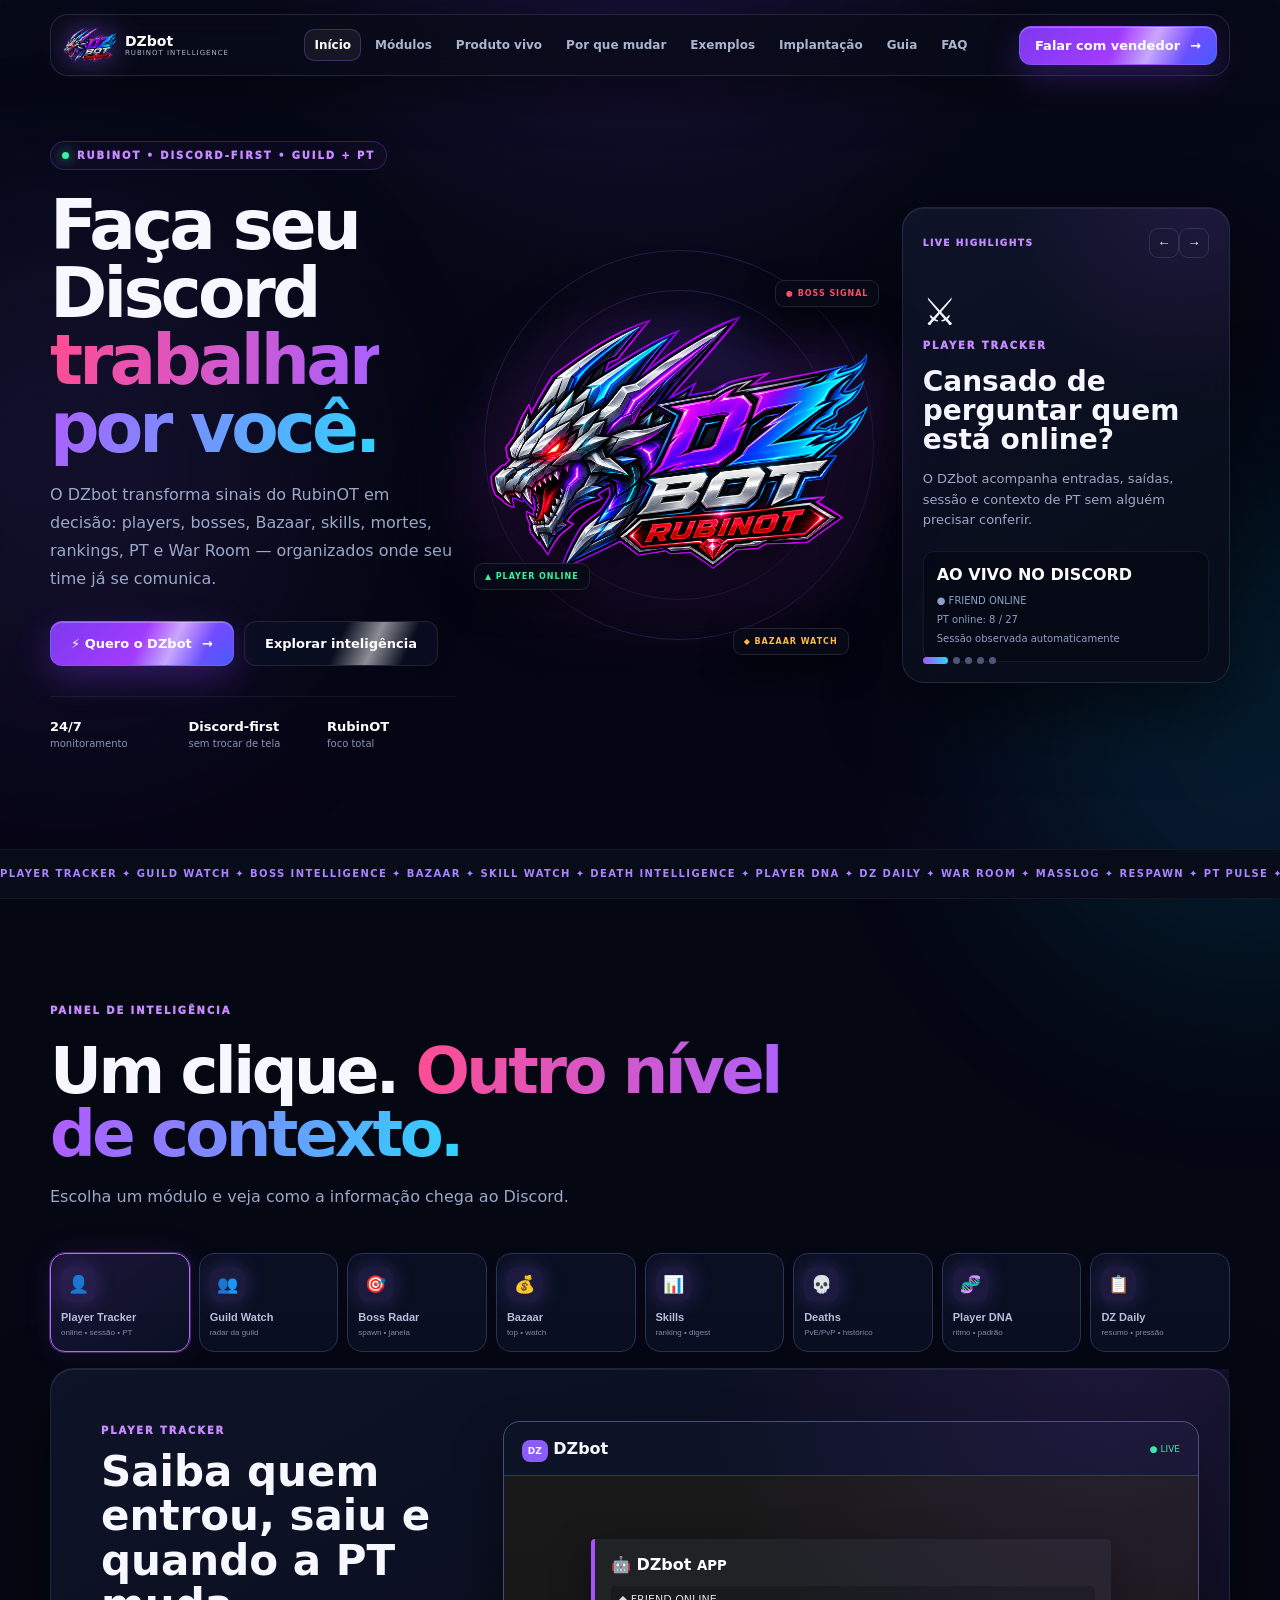
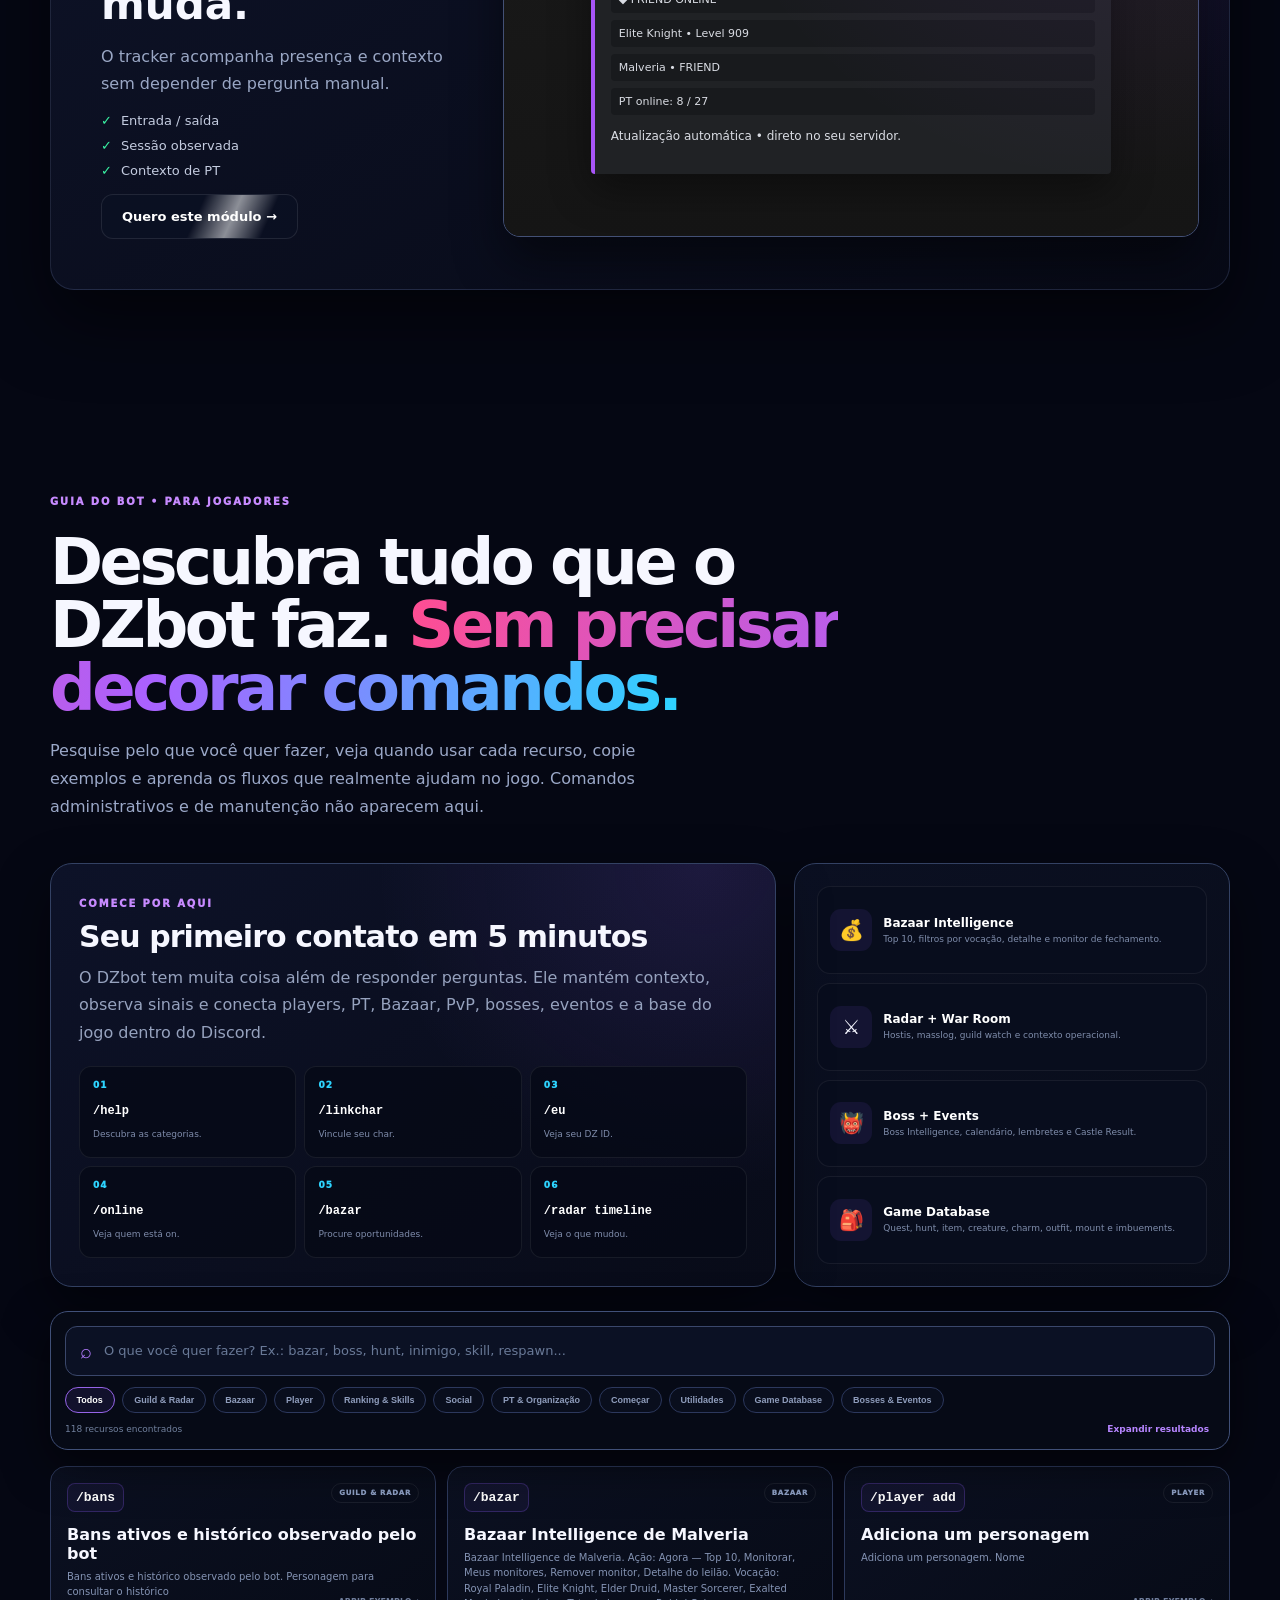
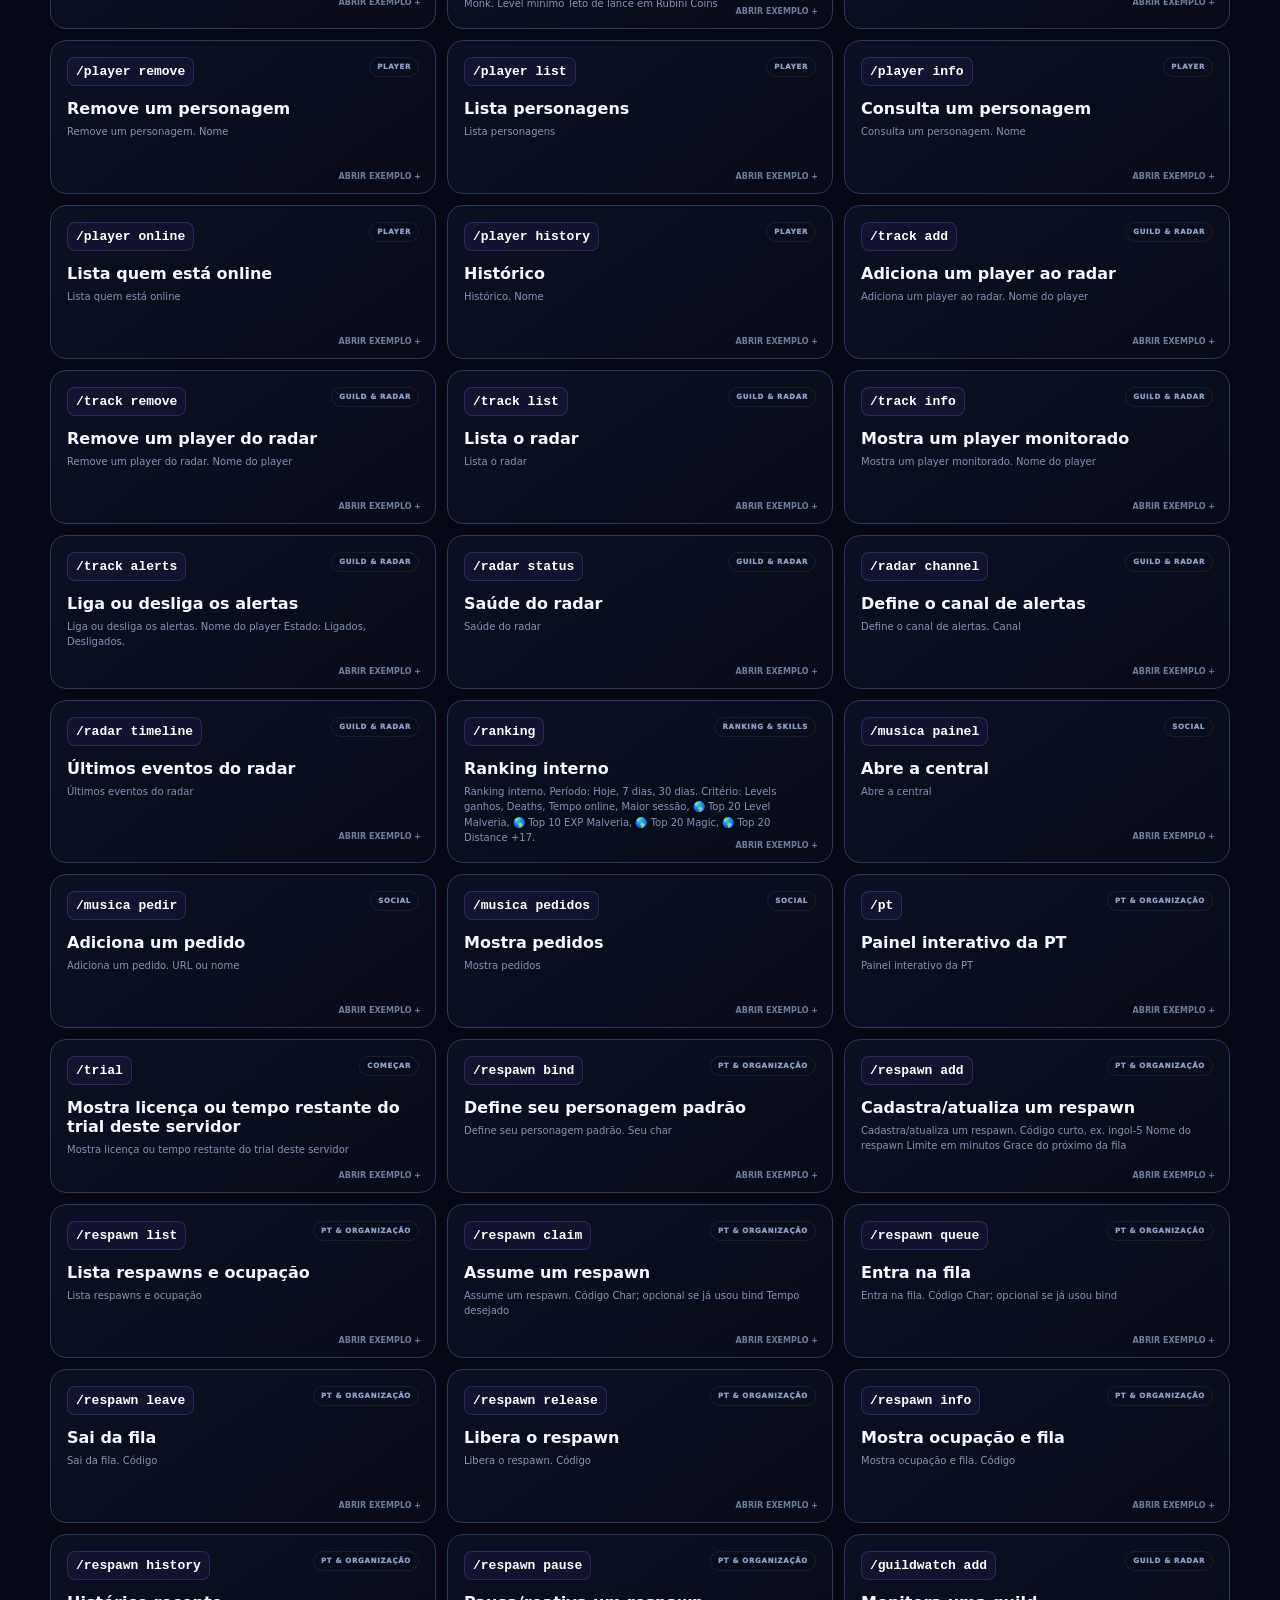
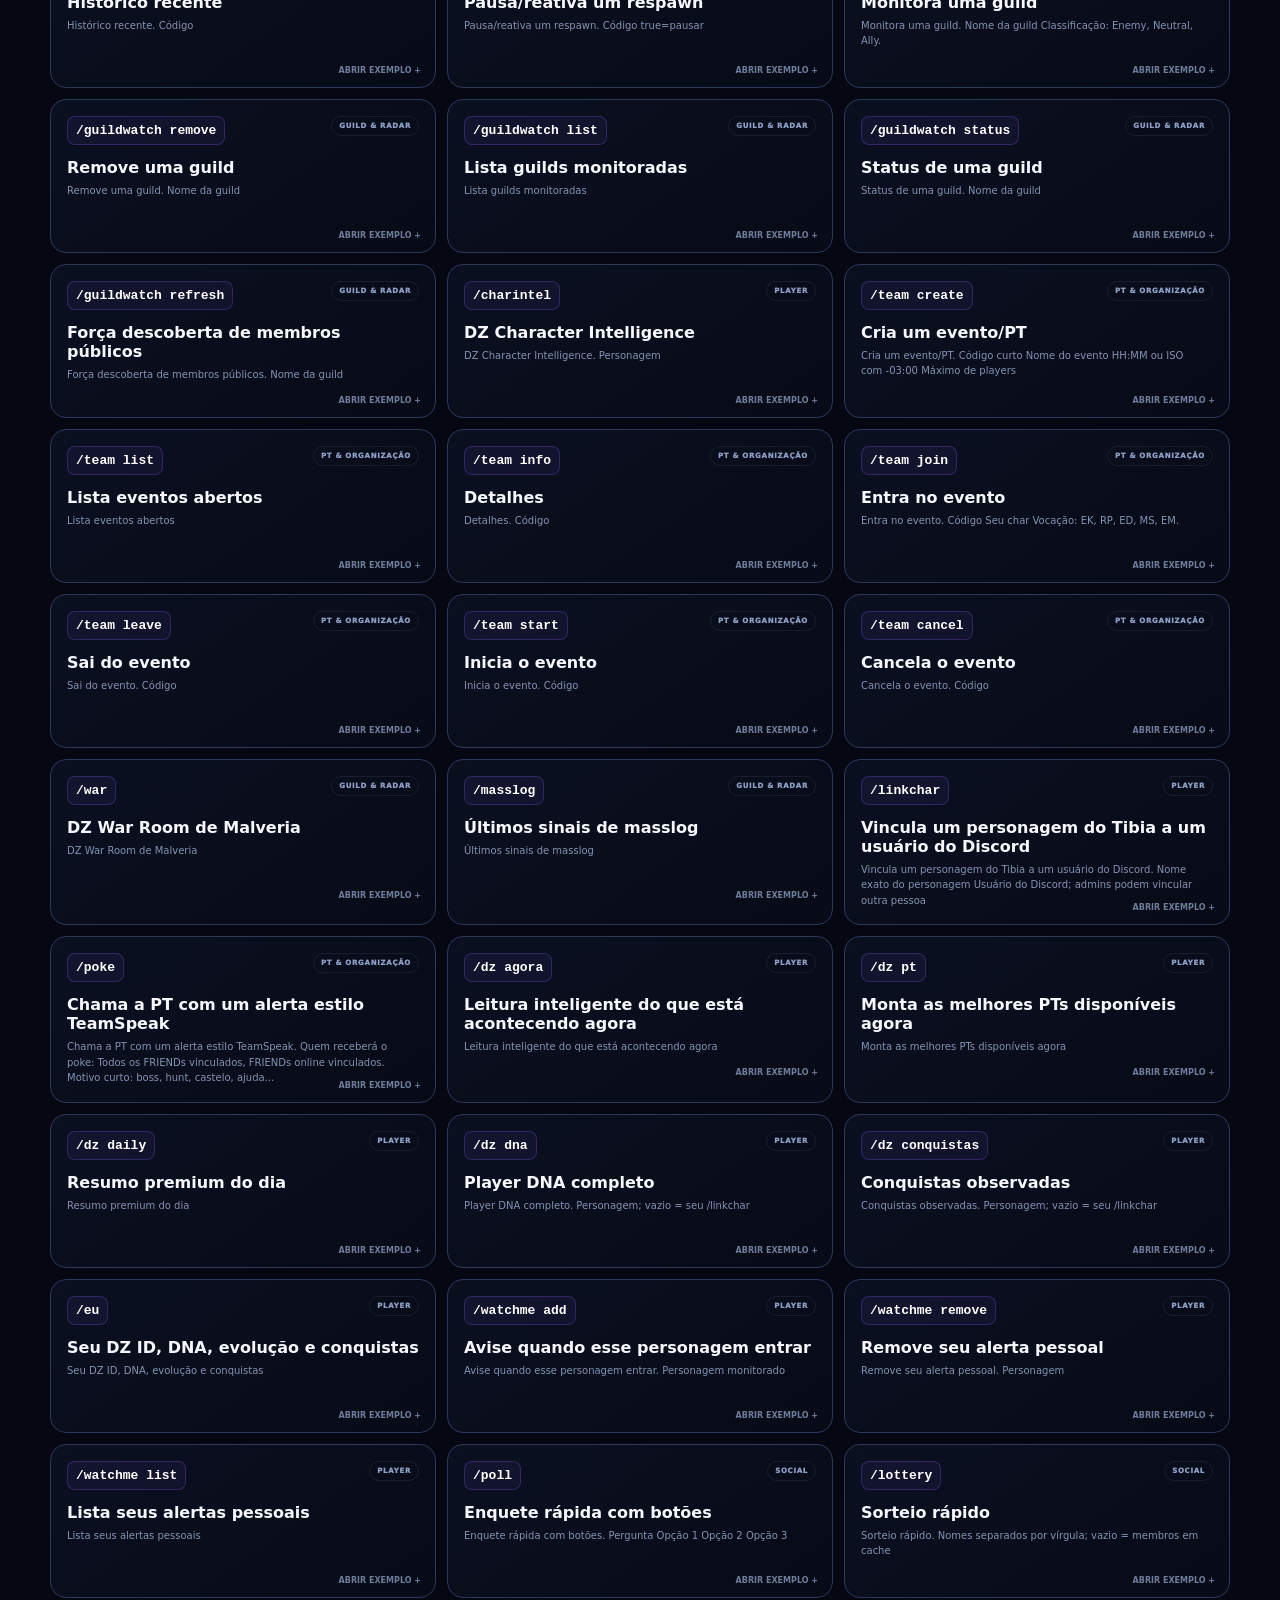
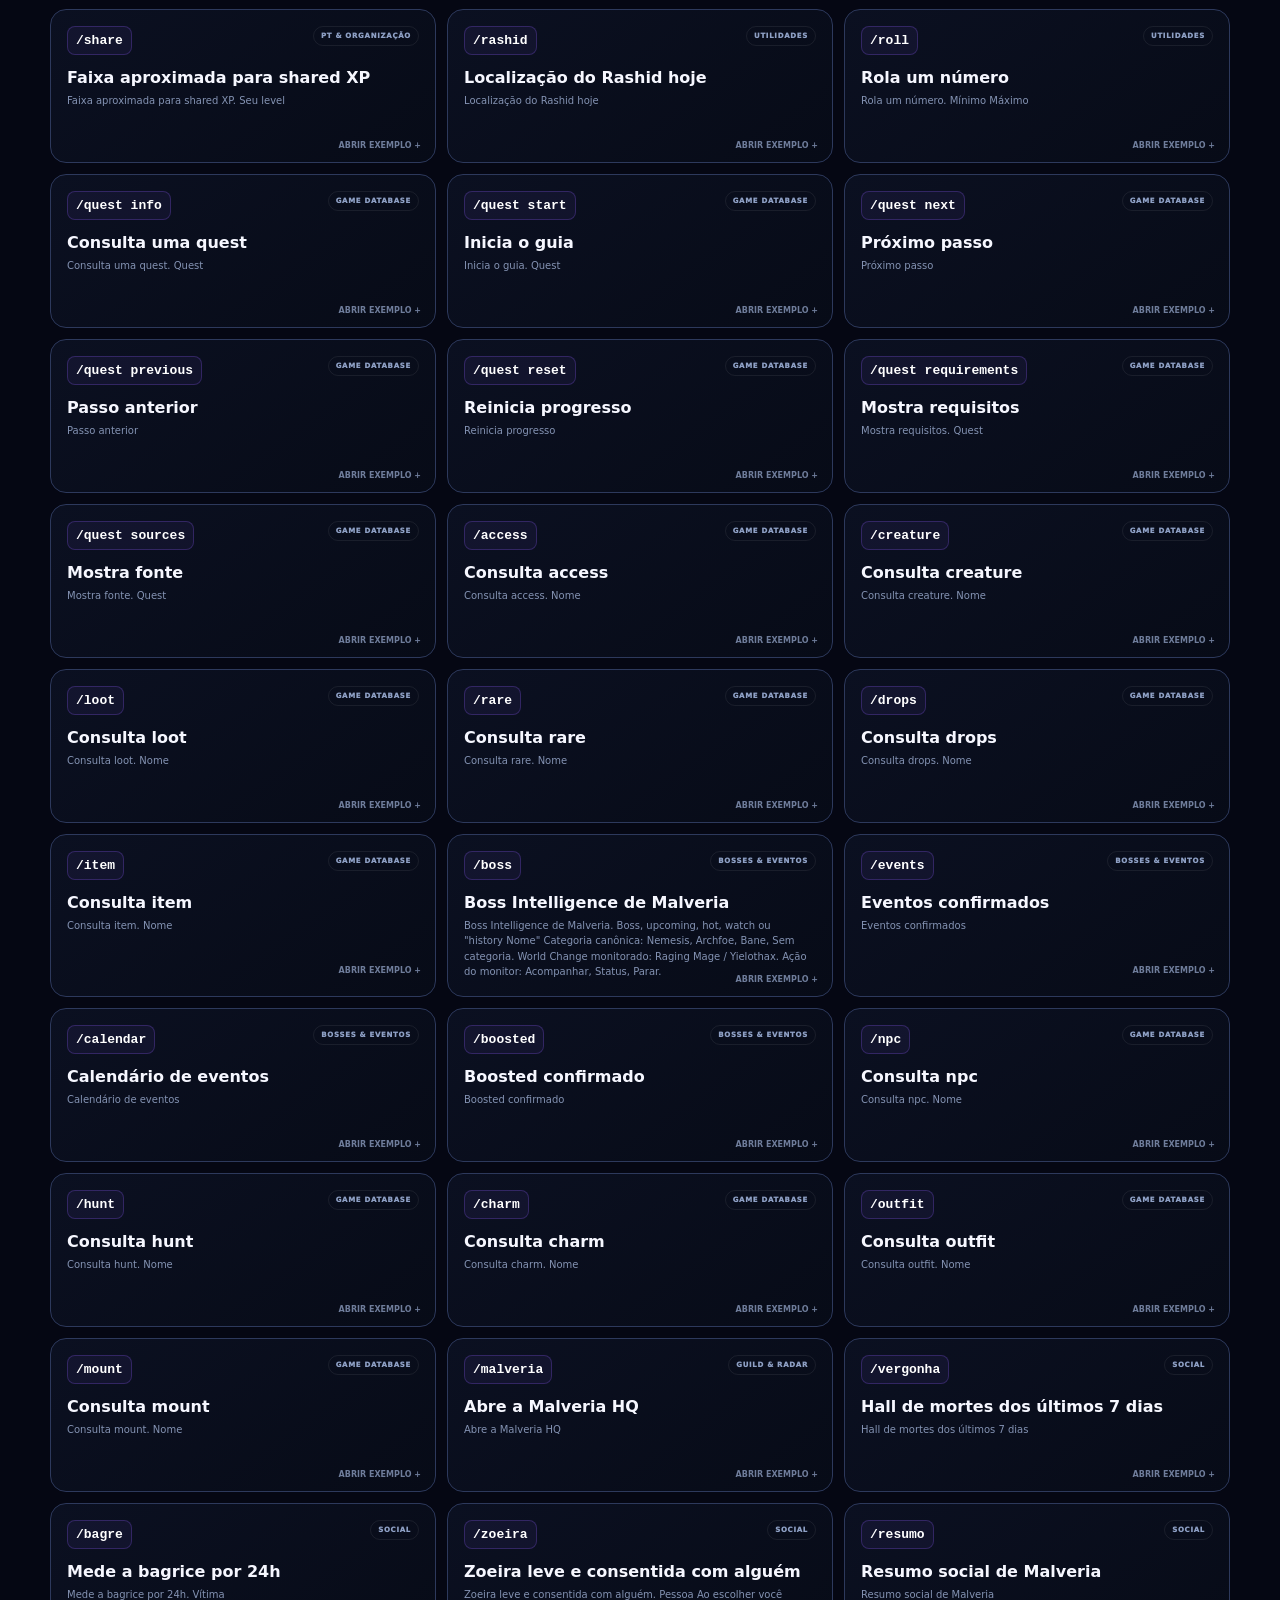
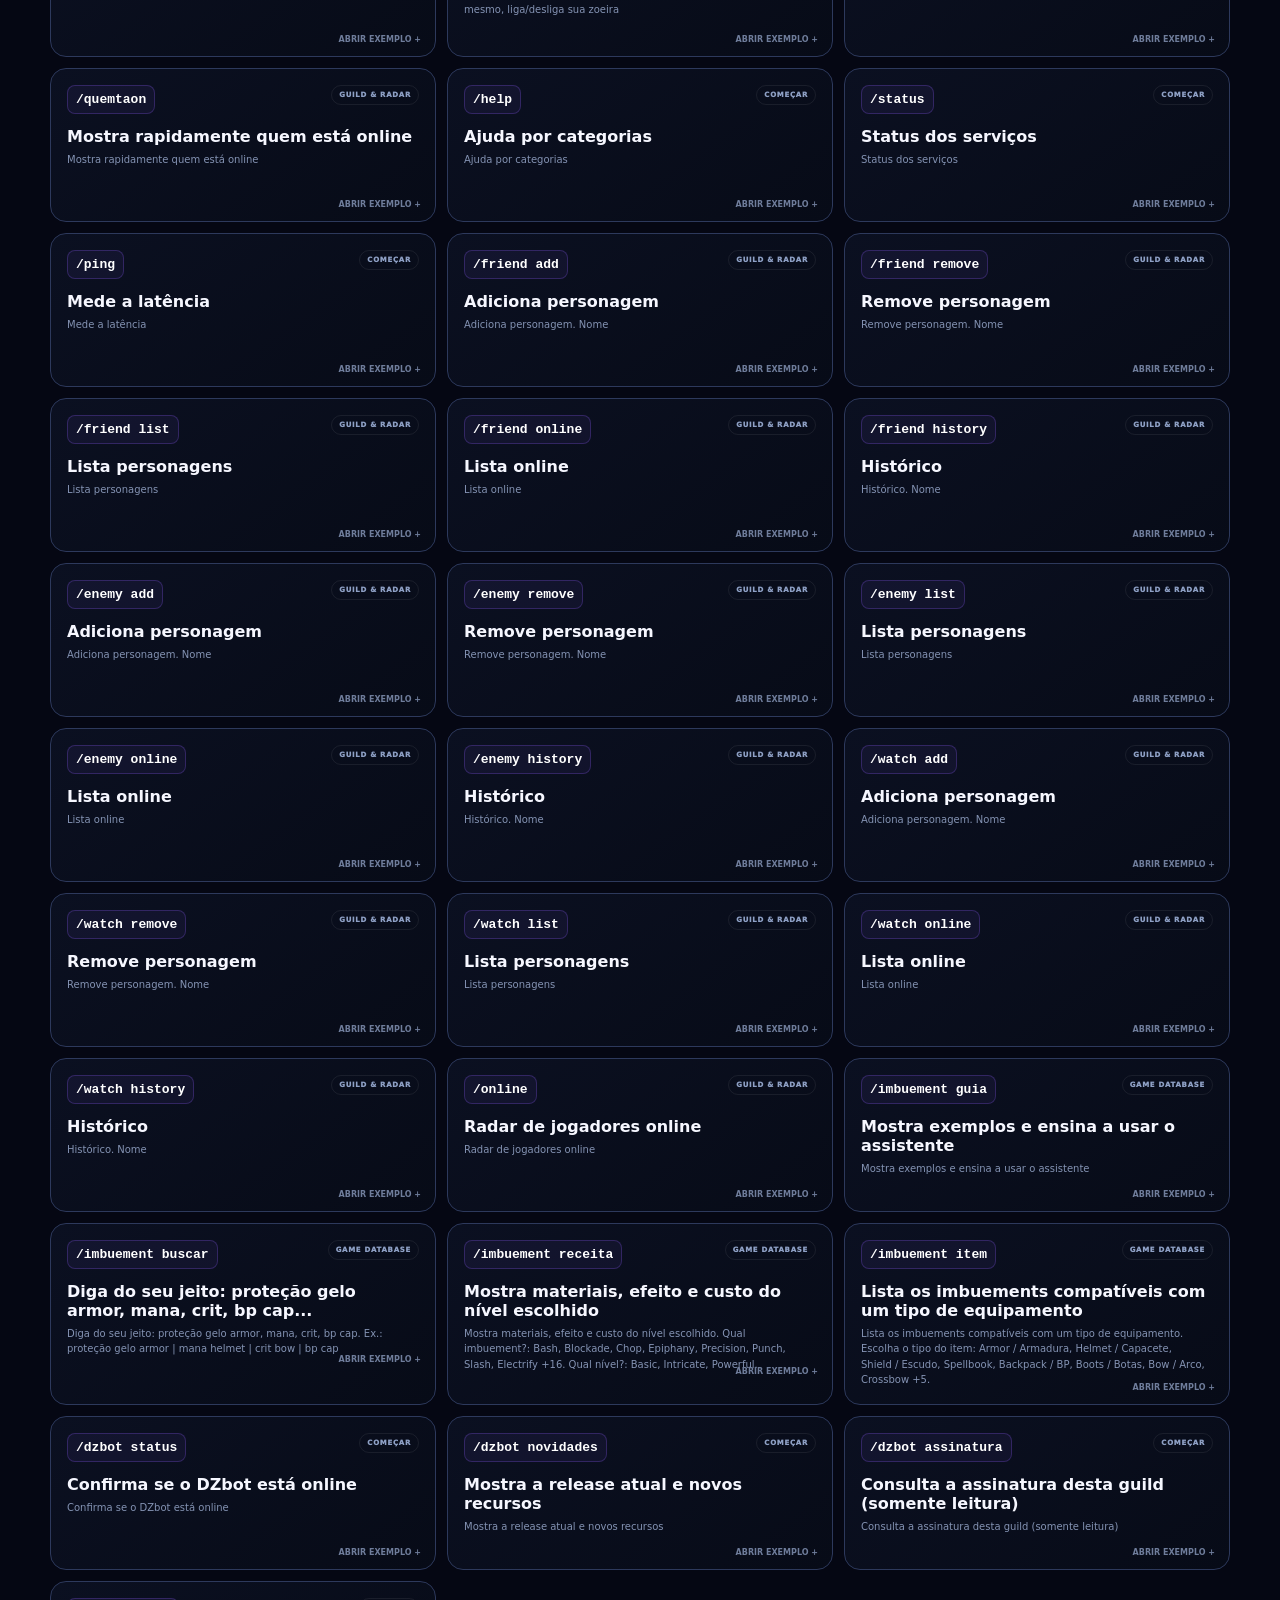
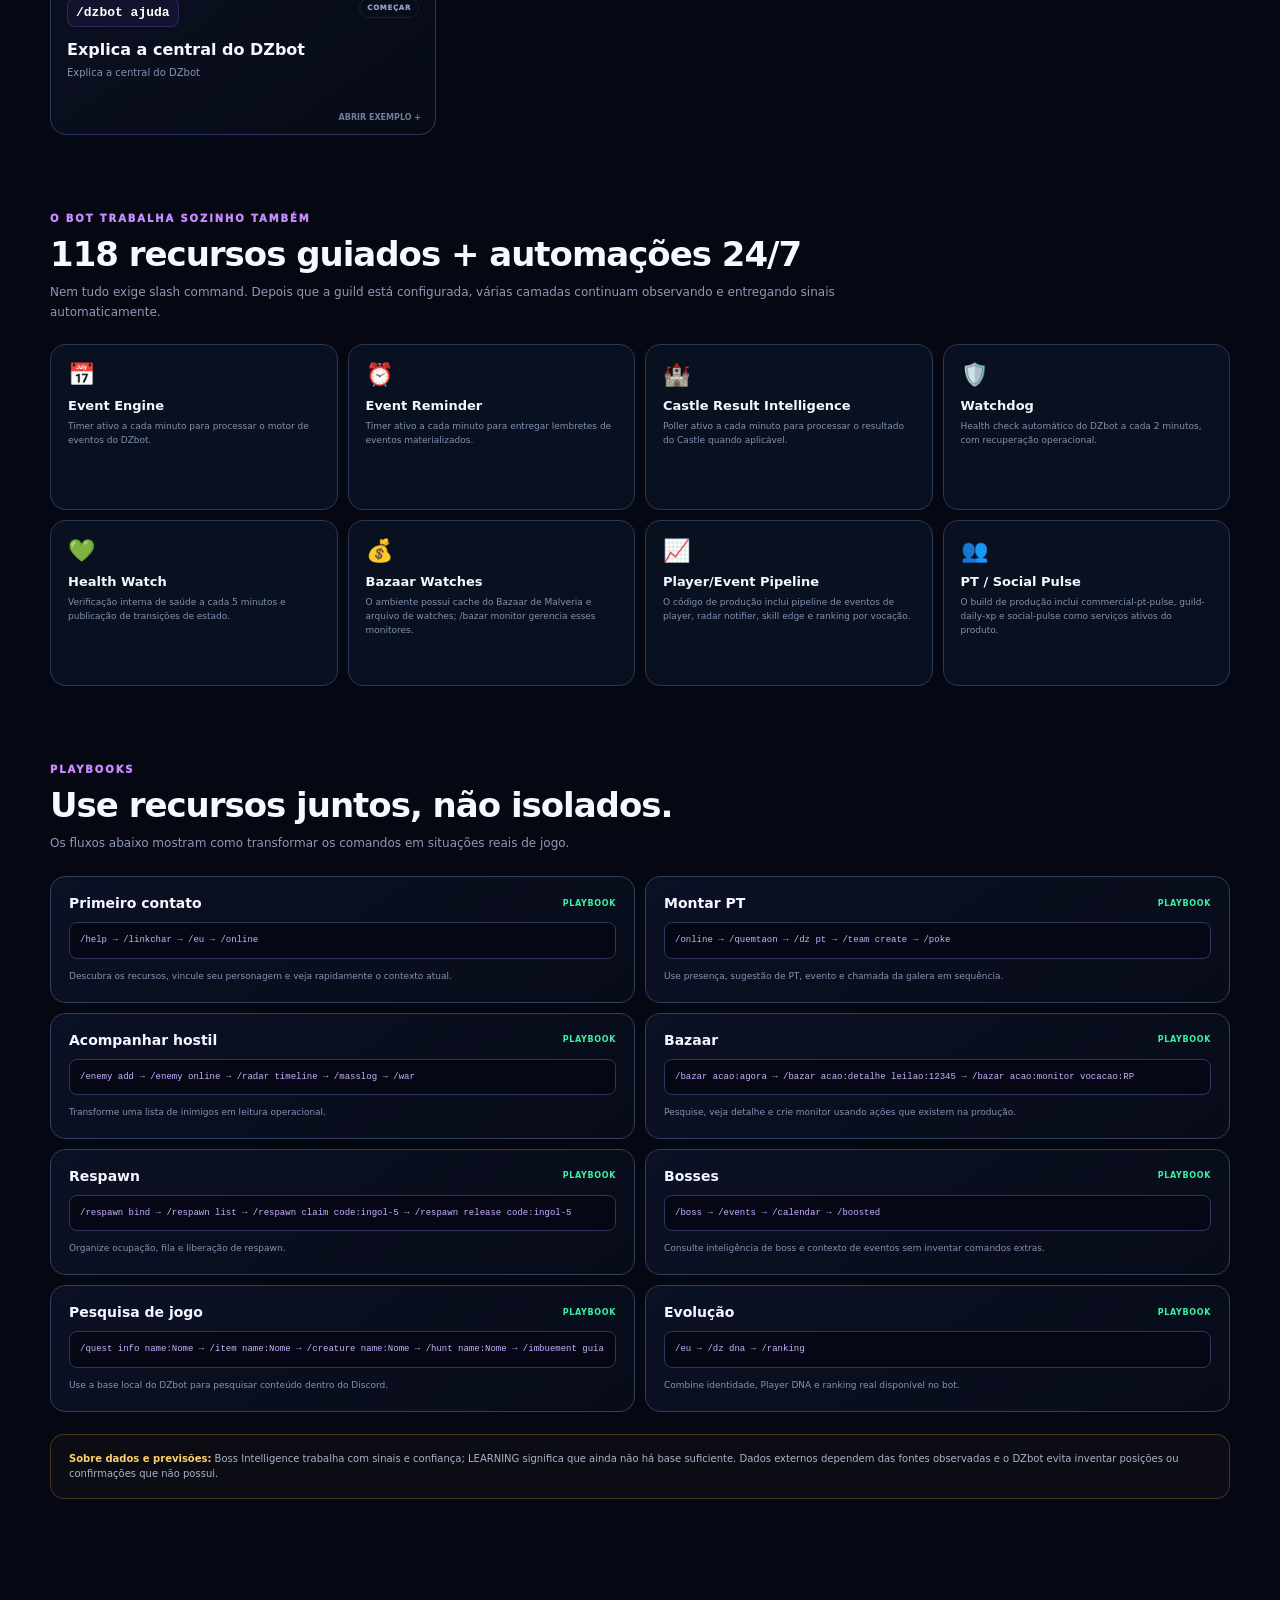
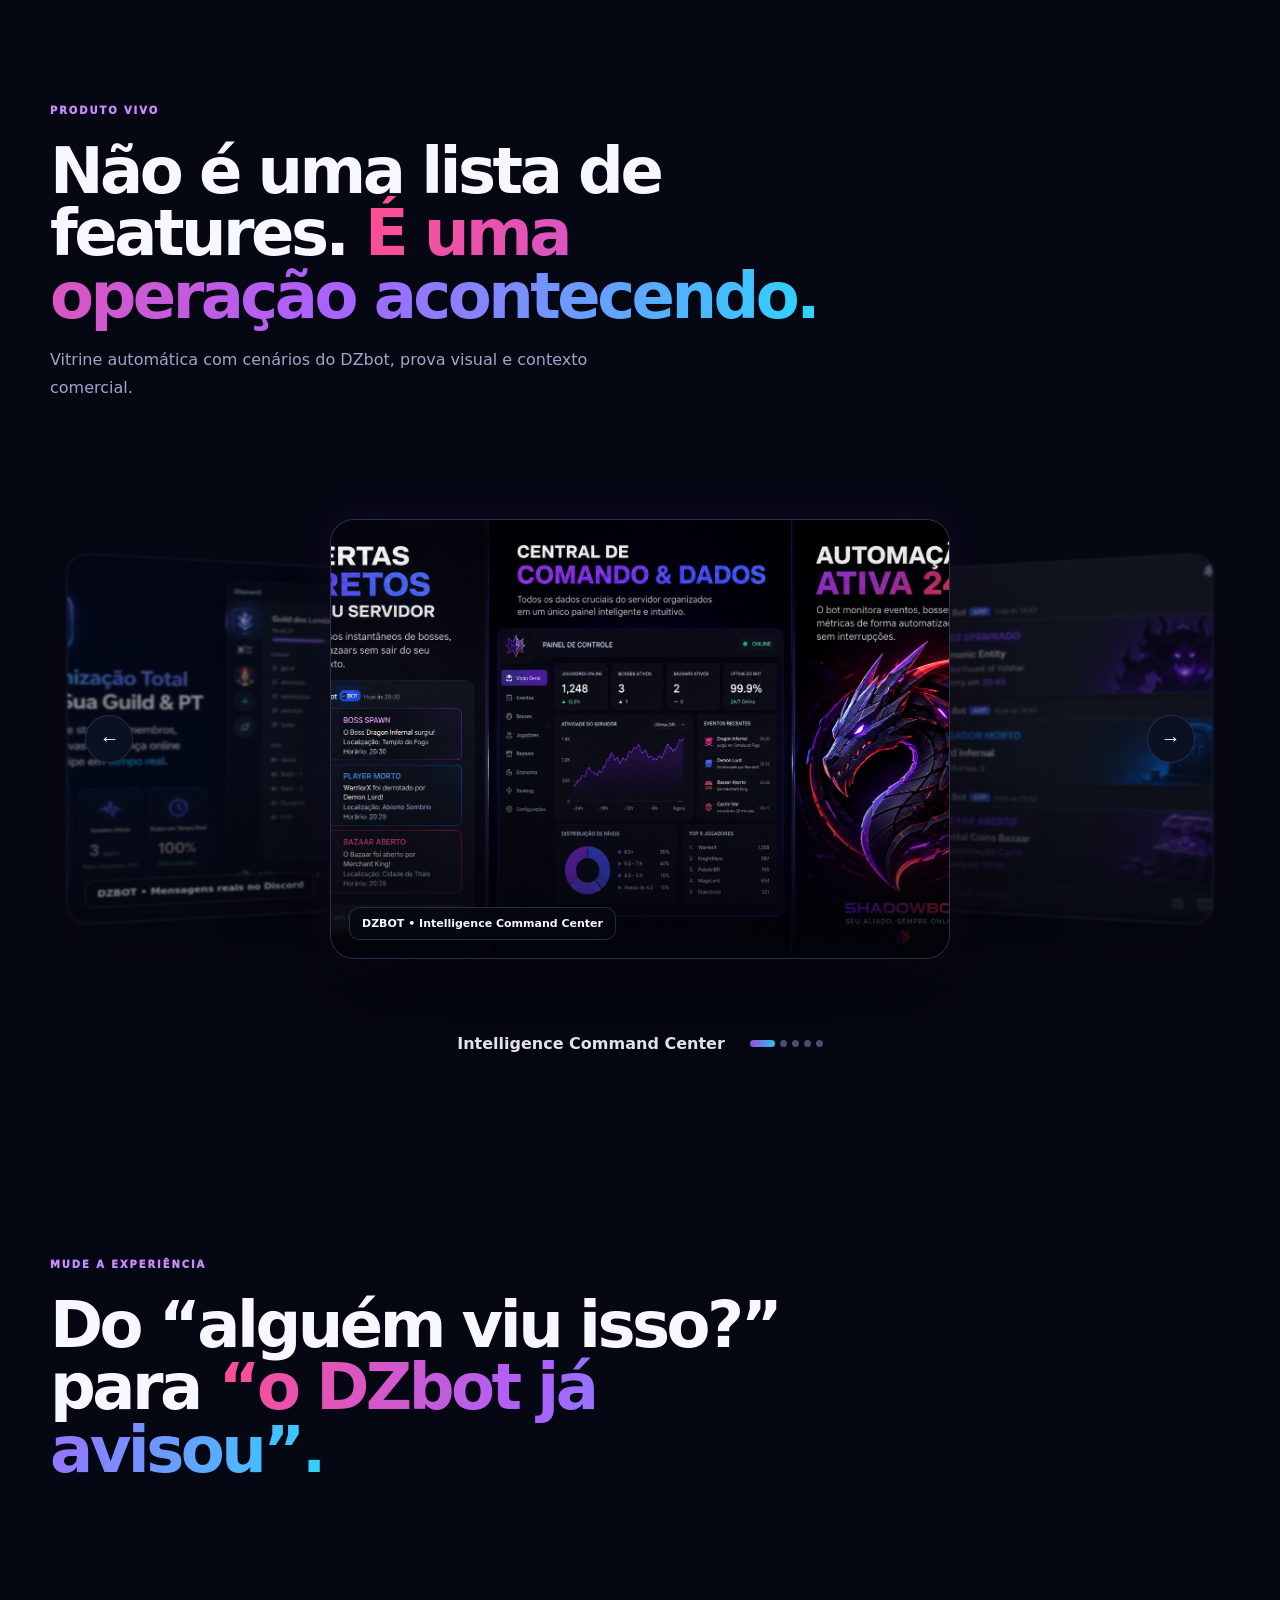
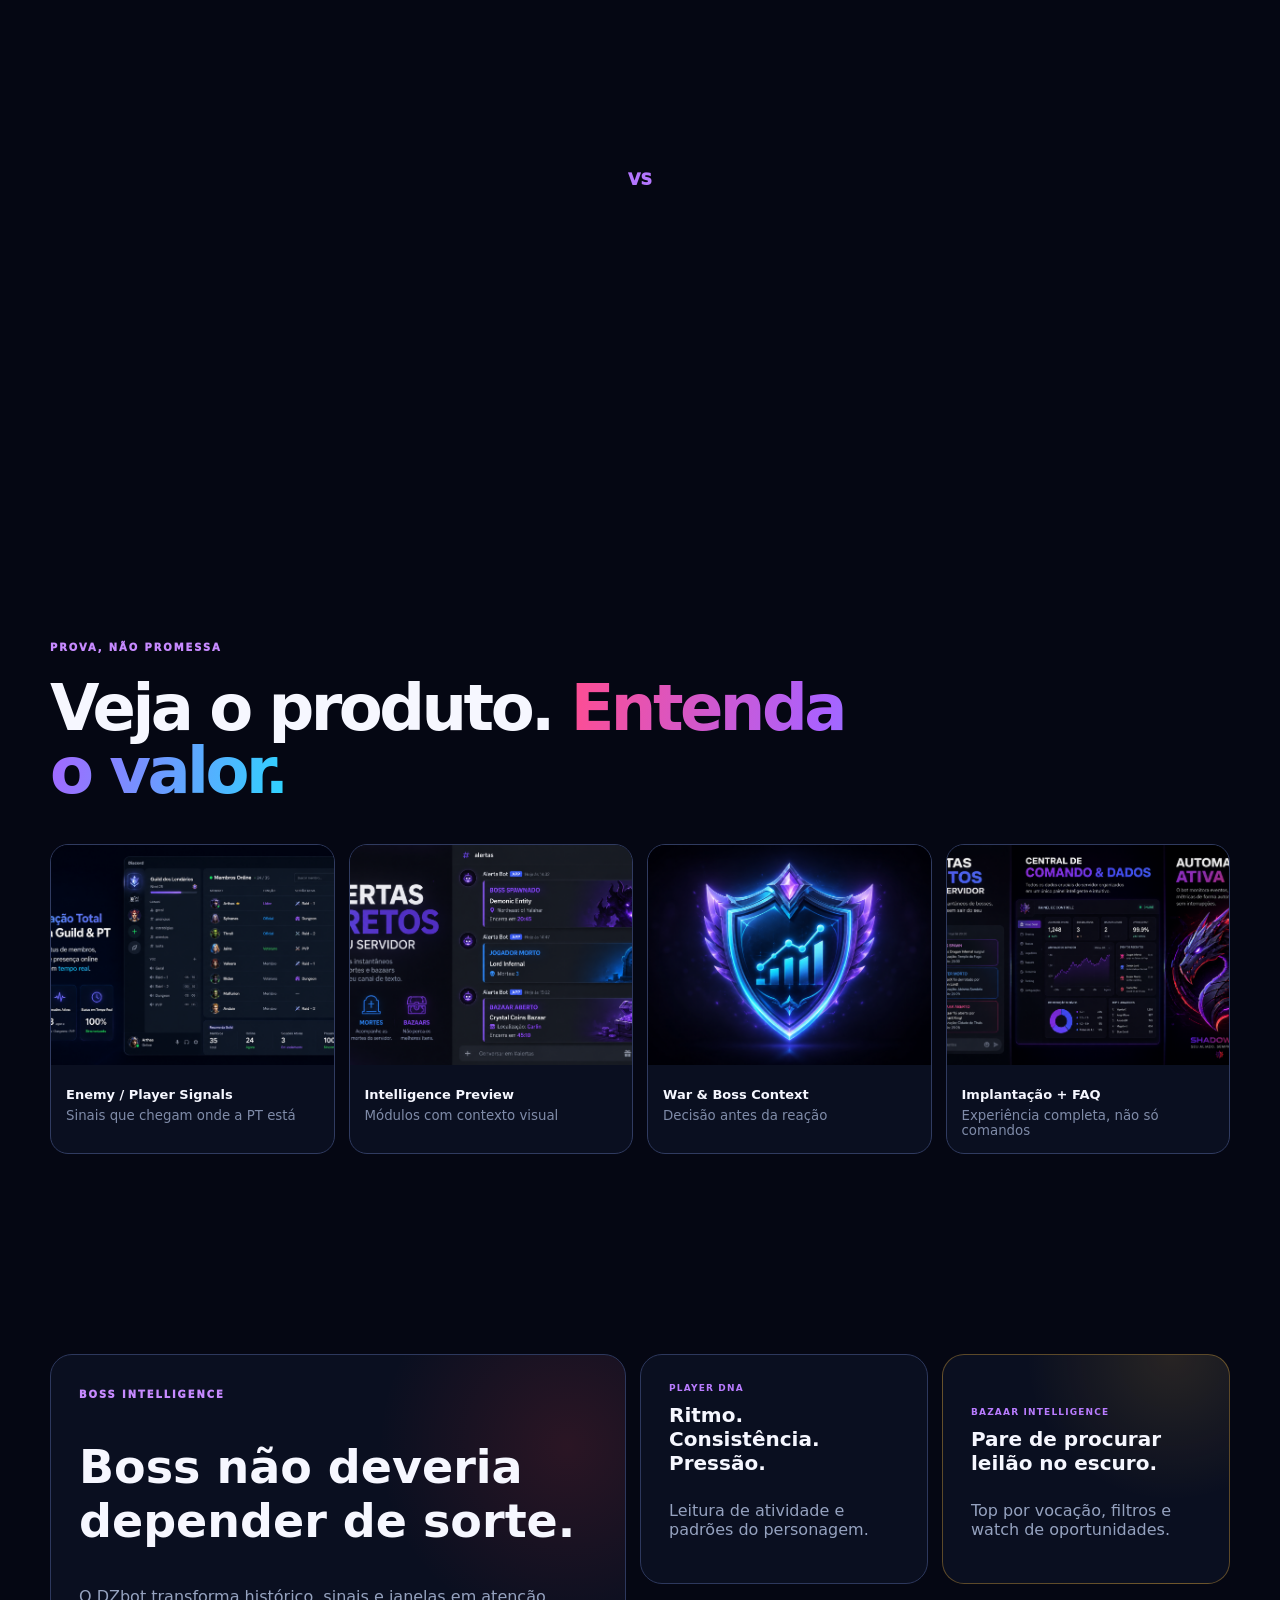
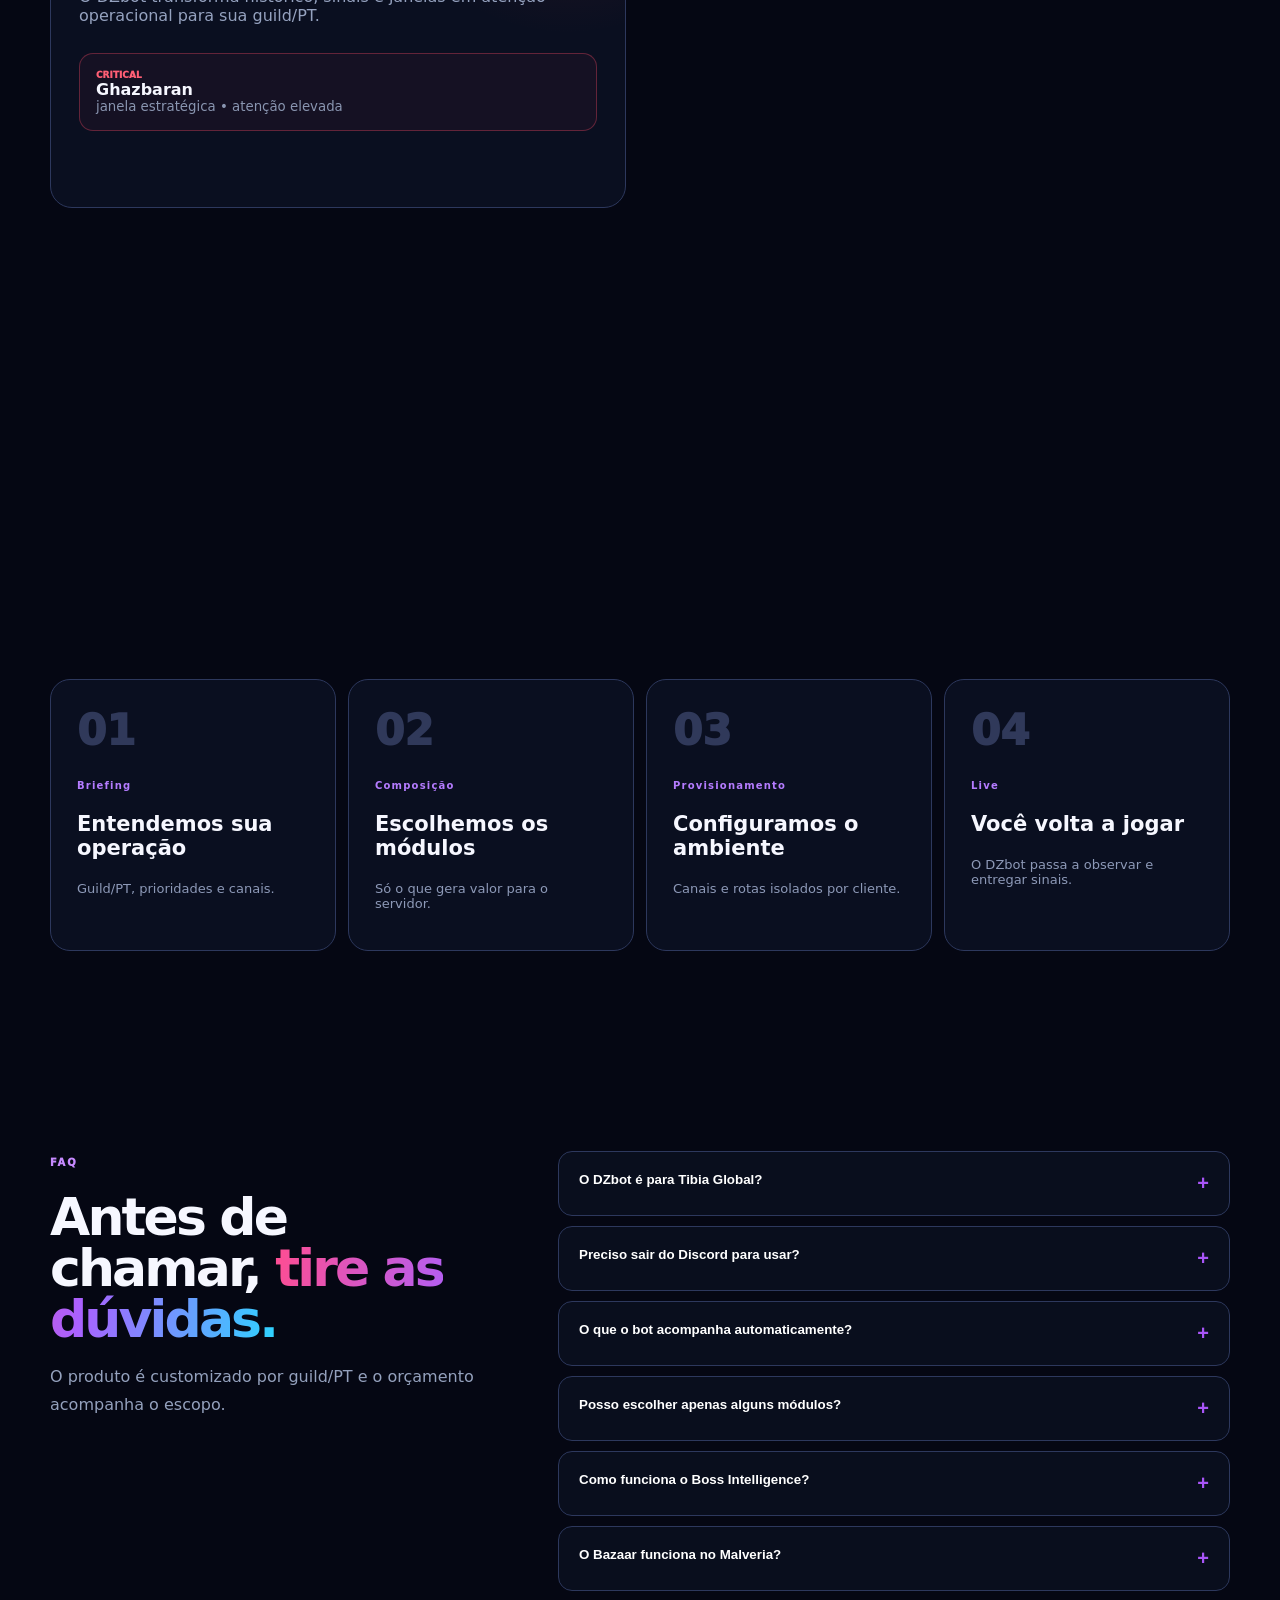
<file: index.html>
<!doctype html><html lang="pt-BR"><head><meta charset="utf-8"><meta name="viewport" content="width=device-width,initial-scale=1"><meta name="theme-color" content="#050713"><meta name="description" content="DZbot — inteligência operacional para guilds e PTs no RubinOT, direto no Discord."><title>DZbot — RubinOT Intelligence</title><link rel="icon" href="assets/dzbot-logo.png"><link rel="stylesheet" href="styles.css"><link rel="stylesheet" href="guide.css"></head><body>
<div class="progress" id="progress"></div><div class="ambient a1"></div><div class="ambient a2"></div><div class="gridfx"></div>
<header class="navshell"><a class="brand" href="#inicio"><img src="assets/dzbot-logo.png" alt="DZbot"><span><b>DZbot</b><small>RUBINOT INTELLIGENCE</small></span></a><nav id="nav"><a href="#inicio">Início</a><a href="#modulos">Módulos</a><a href="#produto">Produto vivo</a><a href="#vantagem">Por que mudar</a><a href="#provas">Exemplos</a><a href="#implantacao">Implantação</a><a href="#guia">Guia</a><a href="#faq">FAQ</a></nav><a class="btn primary compact js-sales" href="#contato">Falar com vendedor <b>→</b></a><button class="menu" id="menu">☰</button></header>
<main>
<section class="hero section" id="inicio"><div class="hero-copy reveal"><span class="eyebrow"><i></i> RUBINOT • DISCORD-FIRST • GUILD + PT</span><h1>Faça seu Discord <em>trabalhar por você.</em></h1><p>O DZbot transforma sinais do RubinOT em decisão: players, bosses, Bazaar, skills, mortes, rankings, PT e War Room — organizados onde seu time já se comunica.</p><div class="actions"><a class="btn primary magnetic js-sales" href="#contato">⚡ Quero o DZbot <b>→</b></a><a class="btn ghost magnetic" href="#modulos">Explorar inteligência</a></div><div class="trust"><span><b>24/7</b> monitoramento</span><span><b>Discord-first</b> sem trocar de tela</span><span><b>RubinOT</b> foco total</span></div></div>
<div class="hero-logo reveal"><div class="logo-aura"></div><img src="assets/dzbot-logo.png" alt="DZbot RubinOT"><div class="orbit o1"></div><div class="orbit o2"></div><span class="float-tag t1">● BOSS SIGNAL</span><span class="float-tag t2">▲ PLAYER ONLINE</span><span class="float-tag t3">◆ BAZAAR WATCH</span></div>
<aside class="spotlight glass reveal" id="spotlight"><div class="spot-head"><span>LIVE HIGHLIGHTS</span><div><button data-spot="prev">←</button><button data-spot="next">→</button></div></div><div id="spotBody"></div><div class="dots" id="spotDots"></div></aside></section>
<div class="marquee"><div>PLAYER TRACKER ✦ GUILD WATCH ✦ BOSS INTELLIGENCE ✦ BAZAAR ✦ SKILL WATCH ✦ DEATH INTELLIGENCE ✦ PLAYER DNA ✦ DZ DAILY ✦ WAR ROOM ✦ MASSLOG ✦ RESPAWN ✦ PT PULSE ✦</div></div>
<section class="section" id="modulos"><div class="section-head reveal"><span class="kicker">PAINEL DE INTELIGÊNCIA</span><h2>Um clique. <em>Outro nível de contexto.</em></h2><p>Escolha um módulo e veja como a informação chega ao Discord.</p></div><div class="module-tabs" id="moduleTabs"></div><div class="module-stage glass reveal"><div class="module-copy" id="moduleCopy"></div><div class="discord-window"><div class="discord-top"><b><span class="dzbadge">DZ</span> DZbot</b><span class="live">● LIVE</span></div><div class="discord-content" id="discordContent"></div></div></div></section>
<section class="section" id="guia"><div class="section-head reveal"><span class="kicker">GUIA DO BOT • PARA JOGADORES</span><h2>Descubra tudo que o DZbot faz. <em>Sem precisar decorar comandos.</em></h2><p>Pesquise pelo que você quer fazer, veja quando usar cada recurso, copie exemplos e aprenda os fluxos que realmente ajudam no jogo. Comandos administrativos e de manutenção não aparecem aqui.</p></div><div class="guide-intro reveal"><div class="guide-panel guide-start"><span class="kicker">COMECE POR AQUI</span><h3>Seu primeiro contato em 5 minutos</h3><p>O DZbot tem muita coisa além de responder perguntas. Ele mantém contexto, observa sinais e conecta players, PT, Bazaar, PvP, bosses, eventos e a base do jogo dentro do Discord.</p><div class="guide-steps"><div class="guide-step"><i>01</i><b>/help</b><span>Descubra as categorias.</span></div><div class="guide-step"><i>02</i><b>/linkchar</b><span>Vincule seu char.</span></div><div class="guide-step"><i>03</i><b>/eu</b><span>Veja seu DZ ID.</span></div><div class="guide-step"><i>04</i><b>/online</b><span>Veja quem está on.</span></div><div class="guide-step"><i>05</i><b>/bazar</b><span>Procure oportunidades.</span></div><div class="guide-step"><i>06</i><b>/radar timeline</b><span>Veja o que mudou.</span></div></div></div><div class="guide-panel guide-highlights"><div class="guide-highlight"><i>💰</i><div><b>Bazaar Intelligence</b><span>Top 10, filtros por vocação, detalhe e monitor de fechamento.</span></div></div><div class="guide-highlight"><i>⚔️</i><div><b>Radar + War Room</b><span>Hostis, masslog, guild watch e contexto operacional.</span></div></div><div class="guide-highlight"><i>👹</i><div><b>Boss + Events</b><span>Boss Intelligence, calendário, lembretes e Castle Result.</span></div></div><div class="guide-highlight"><i>🎒</i><div><b>Game Database</b><span>Quest, hunt, item, creature, charm, outfit, mount e imbuements.</span></div></div></div></div><div class="guide-toolbar reveal"><label class="guide-search"><span>⌕</span><input id="guideSearch" type="search" autocomplete="off" placeholder="O que você quer fazer? Ex.: bazar, boss, hunt, inimigo, skill, respawn..."></label><div class="guide-filters" id="guideFilters"></div><div class="guide-meta"><span id="guideCount"></span><button id="guideExpand" type="button">Expandir resultados</button></div></div><div class="guide-grid" id="guideGrid"></div><div class="guide-empty" id="guideEmpty"><b>Nada encontrado.</b><p>Tente player, bazar, boss, hunt, ranking, item, respawn ou evento.</p></div><div class="guide-subhead reveal"><span class="kicker">O BOT TRABALHA SOZINHO TAMBÉM</span><h3><span id="guideCommandTotal">0</span> recursos guiados + automações 24/7</h3><p>Nem tudo exige slash command. Depois que a guild está configurada, várias camadas continuam observando e entregando sinais automaticamente.</p></div><div class="guide-auto-grid" id="guideAutoGrid"></div><div class="guide-subhead reveal"><span class="kicker">PLAYBOOKS</span><h3>Use recursos juntos, não isolados.</h3><p>Os fluxos abaixo mostram como transformar os comandos em situações reais de jogo.</p></div><div class="guide-playbooks" id="guidePlaybooks"></div><div class="guide-note reveal"><b>Sobre dados e previsões:</b> Boss Intelligence trabalha com sinais e confiança; LEARNING significa que ainda não há base suficiente. Dados externos dependem das fontes observadas e o DZbot evita inventar posições ou confirmações que não possui.</div></section><section class="section product" id="produto"><div class="section-head reveal"><span class="kicker">PRODUTO VIVO</span><h2>Não é uma lista de features. <em>É uma operação acontecendo.</em></h2><p>Vitrine automática com cenários do DZbot, prova visual e contexto comercial.</p></div><div class="carousel reveal"><button class="car-arrow left" data-car="prev">←</button><div class="car-stage" id="carStage"></div><button class="car-arrow right" data-car="next">→</button></div><div class="car-meta"><div id="carTitle"></div><div class="dots" id="carDots"></div></div></section>
<section class="section compare" id="vantagem"><div class="section-head reveal"><span class="kicker">MUDE A EXPERIÊNCIA</span><h2>Do “alguém viu isso?” para <em>“o DZbot já avisou”.</em></h2></div><div class="compare-grid"><article class="old reveal"><div class="bigicon">✕</div><small>MÉTODO ANTIGO</small><h3>TeamSpeak + consulta manual</h3><ul><li>Informação fragmentada em várias telas</li><li>Boss depende de alguém lembrar de consultar</li><li>Bazaar passa enquanto a PT está ocupada</li><li>Mortes e movimentação sem contexto</li><li>Comunicação reativa e repetitiva</li></ul><strong>VOCÊ CAÇA A INFORMAÇÃO.</strong></article><div class="versus">VS</div><article class="new reveal"><div class="bigicon">✓</div><small>DISCORD + DZBOT</small><h3>Inteligência chega no canal certo</h3><ul><li>Alertas automáticos e sinais priorizados</li><li>Boss Intelligence e janelas de atenção</li><li>Bazaar Watch com filtros e interesse</li><li>Player DNA, mortes, skills e rankings</li><li>War Room e PT com contexto operacional</li></ul><strong>A INFORMAÇÃO ENCONTRA VOCÊ.</strong></article></div></section>
<section class="section proof" id="provas"><div class="section-head reveal"><span class="kicker">PROVA, NÃO PROMESSA</span><h2>Veja o produto. <em>Entenda o valor.</em></h2></div><div class="proof-grid" id="proofGrid"></div></section>
<section class="section bento"><article class="bento-main reveal"><span class="kicker">BOSS INTELLIGENCE</span><h2>Boss não deveria depender de sorte.</h2><p>O DZbot transforma histórico, sinais e janelas em atenção operacional para sua guild/PT.</p><div class="signal"><span>CRITICAL</span><b>Ghazbaran</b><small>janela estratégica • atenção elevada</small></div></article><article class="bento-card reveal"><b>PLAYER DNA</b><strong>Ritmo. Consistência. Pressão.</strong><p>Leitura de atividade e padrões do personagem.</p></article><article class="bento-card gold reveal"><b>BAZAAR INTELLIGENCE</b><strong>Pare de procurar leilão no escuro.</strong><p>Top por vocação, filtros e watch de oportunidades.</p></article><article class="bento-card reveal"><b>PT INTELLIGENCE</b><strong>Quem está pronto para jogar?</strong><p>Online, composição e sinais da equipe.</p></article></section>
<section class="section setup" id="implantacao"><div class="section-head reveal"><span class="kicker">IMPLANTAÇÃO ASSISTIDA</span><h2>Entrou no Discord. <em>Começou a fazer sentido.</em></h2></div><div class="steps"><article><i>01</i><b>Briefing</b><h3>Entendemos sua operação</h3><p>Guild/PT, prioridades e canais.</p></article><article><i>02</i><b>Composição</b><h3>Escolhemos os módulos</h3><p>Só o que gera valor para o servidor.</p></article><article><i>03</i><b>Provisionamento</b><h3>Configuramos o ambiente</h3><p>Canais e rotas isolados por cliente.</p></article><article><i>04</i><b>Live</b><h3>Você volta a jogar</h3><p>O DZbot passa a observar e entregar sinais.</p></article></div></section>
<section class="section faq" id="faq"><div class="faq-title"><span class="kicker">FAQ</span><h2>Antes de chamar, <em>tire as dúvidas.</em></h2><p>O produto é customizado por guild/PT e o orçamento acompanha o escopo.</p></div><div class="faq-list" id="faqList"></div></section>
<section class="final-cta section" id="contato"><div class="portal"></div><img src="assets/dzbot-logo.png" alt="DZbot"><span class="kicker">PRONTO PARA MUDAR O JOGO?</span><h2>Sua guild ou PT merece <em>inteligência de verdade.</em></h2><p>Menos pergunta repetida. Menos tela aberta. Mais contexto, reação e jogo.</p><div class="actions"><a class="btn whatsapp magnetic js-whatsapp" href="#">WhatsApp <b>→</b></a><a class="btn primary magnetic js-email" href="#">Solicitar proposta <b>→</b></a></div></section>
</main><footer><span>© 2026 DZbot • RubinOT Intelligence</span><span>100% Discord-first • Feito para RubinOT</span></footer><div class="lightbox" id="lightbox"><button>×</button><img alt="DZbot preview"></div><script src="config.js"></script><script src="script.js"></script><script src="guide.js"></script><div class="guide-copy-toast">Comando copiado</div></body></html>
</file>
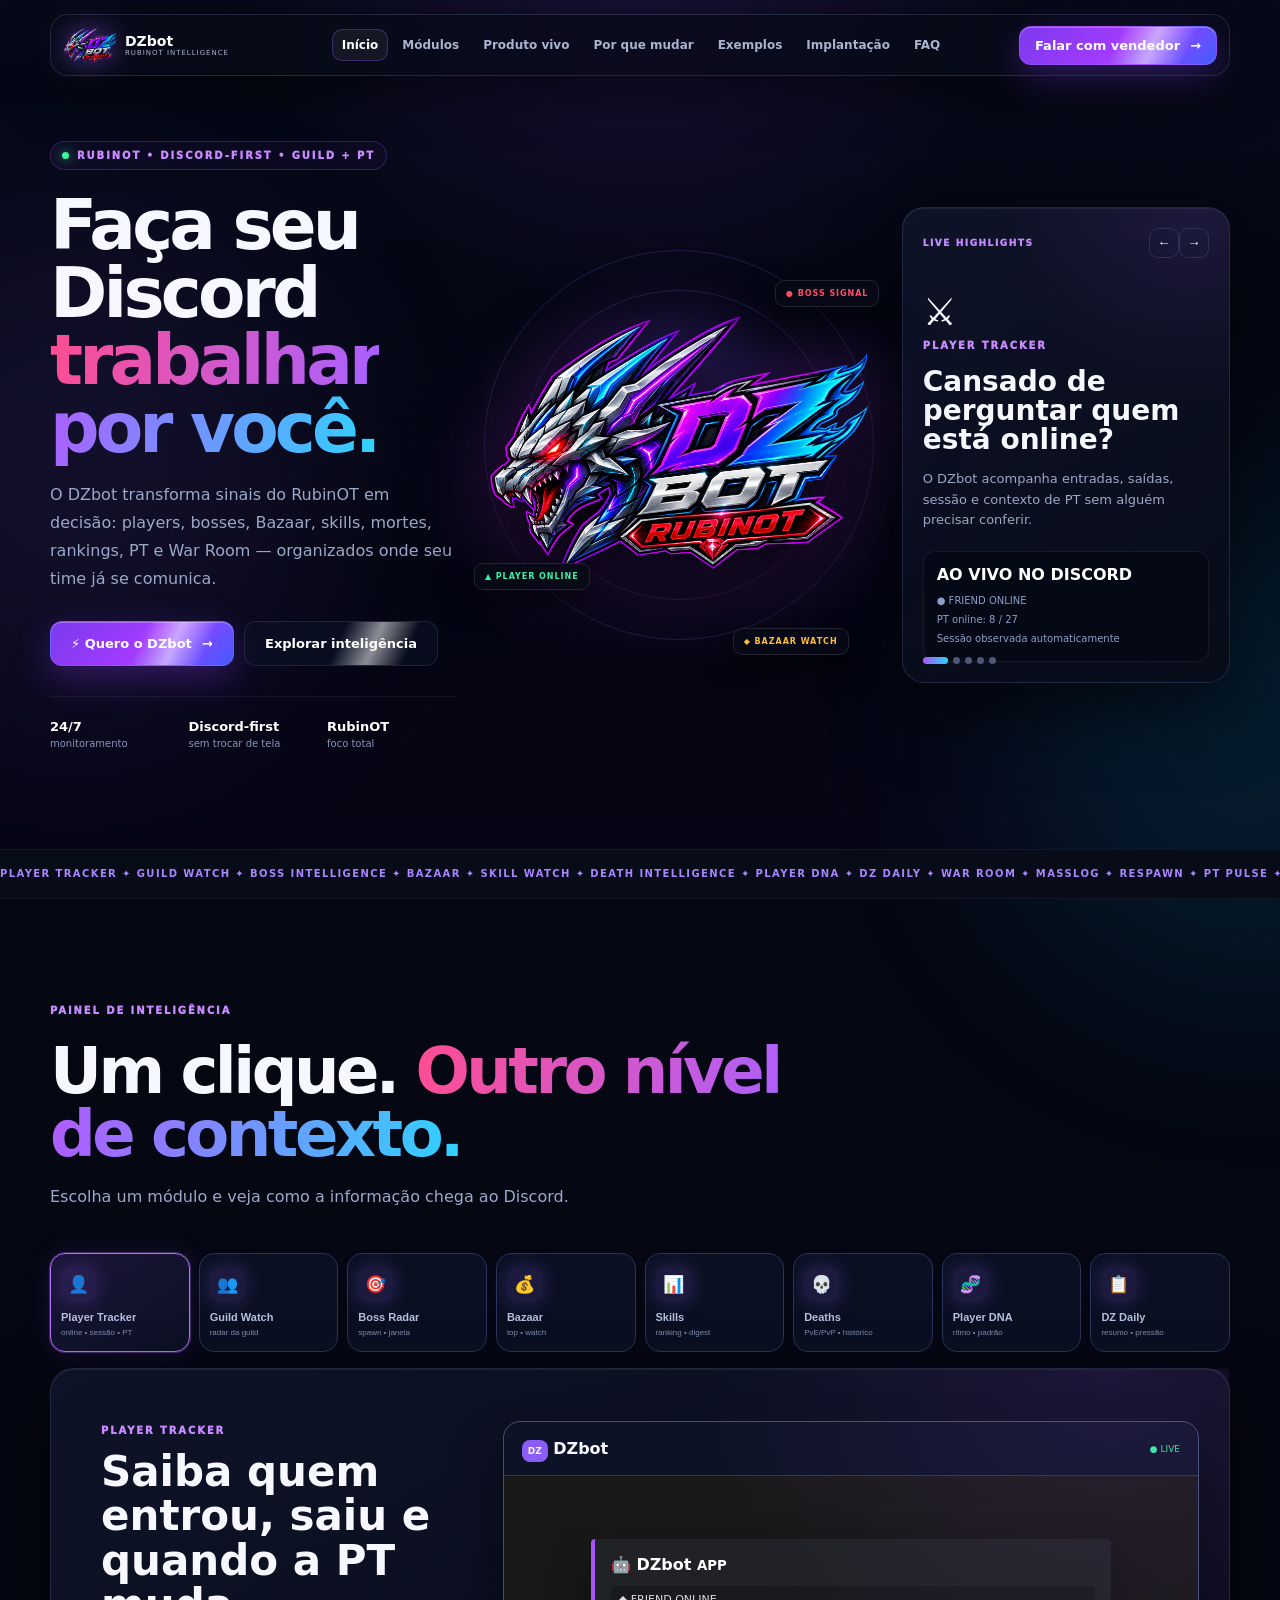
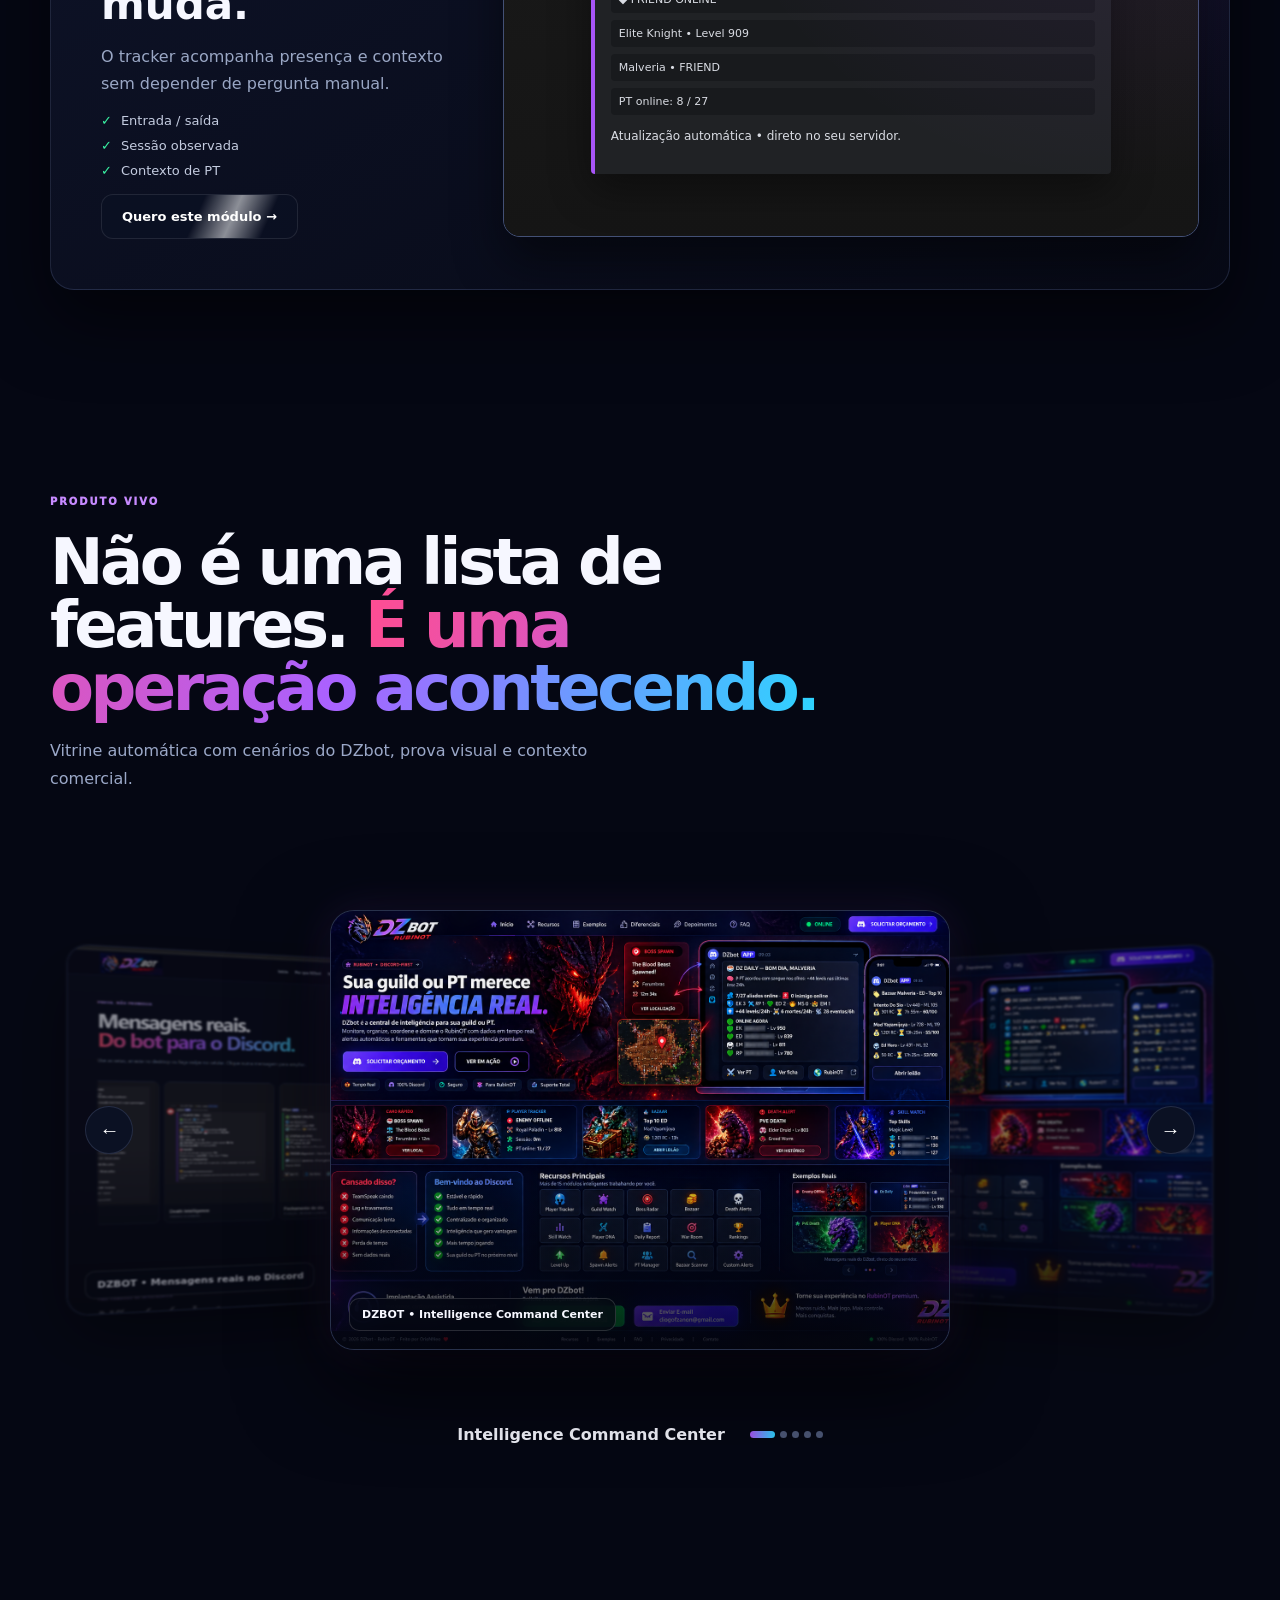
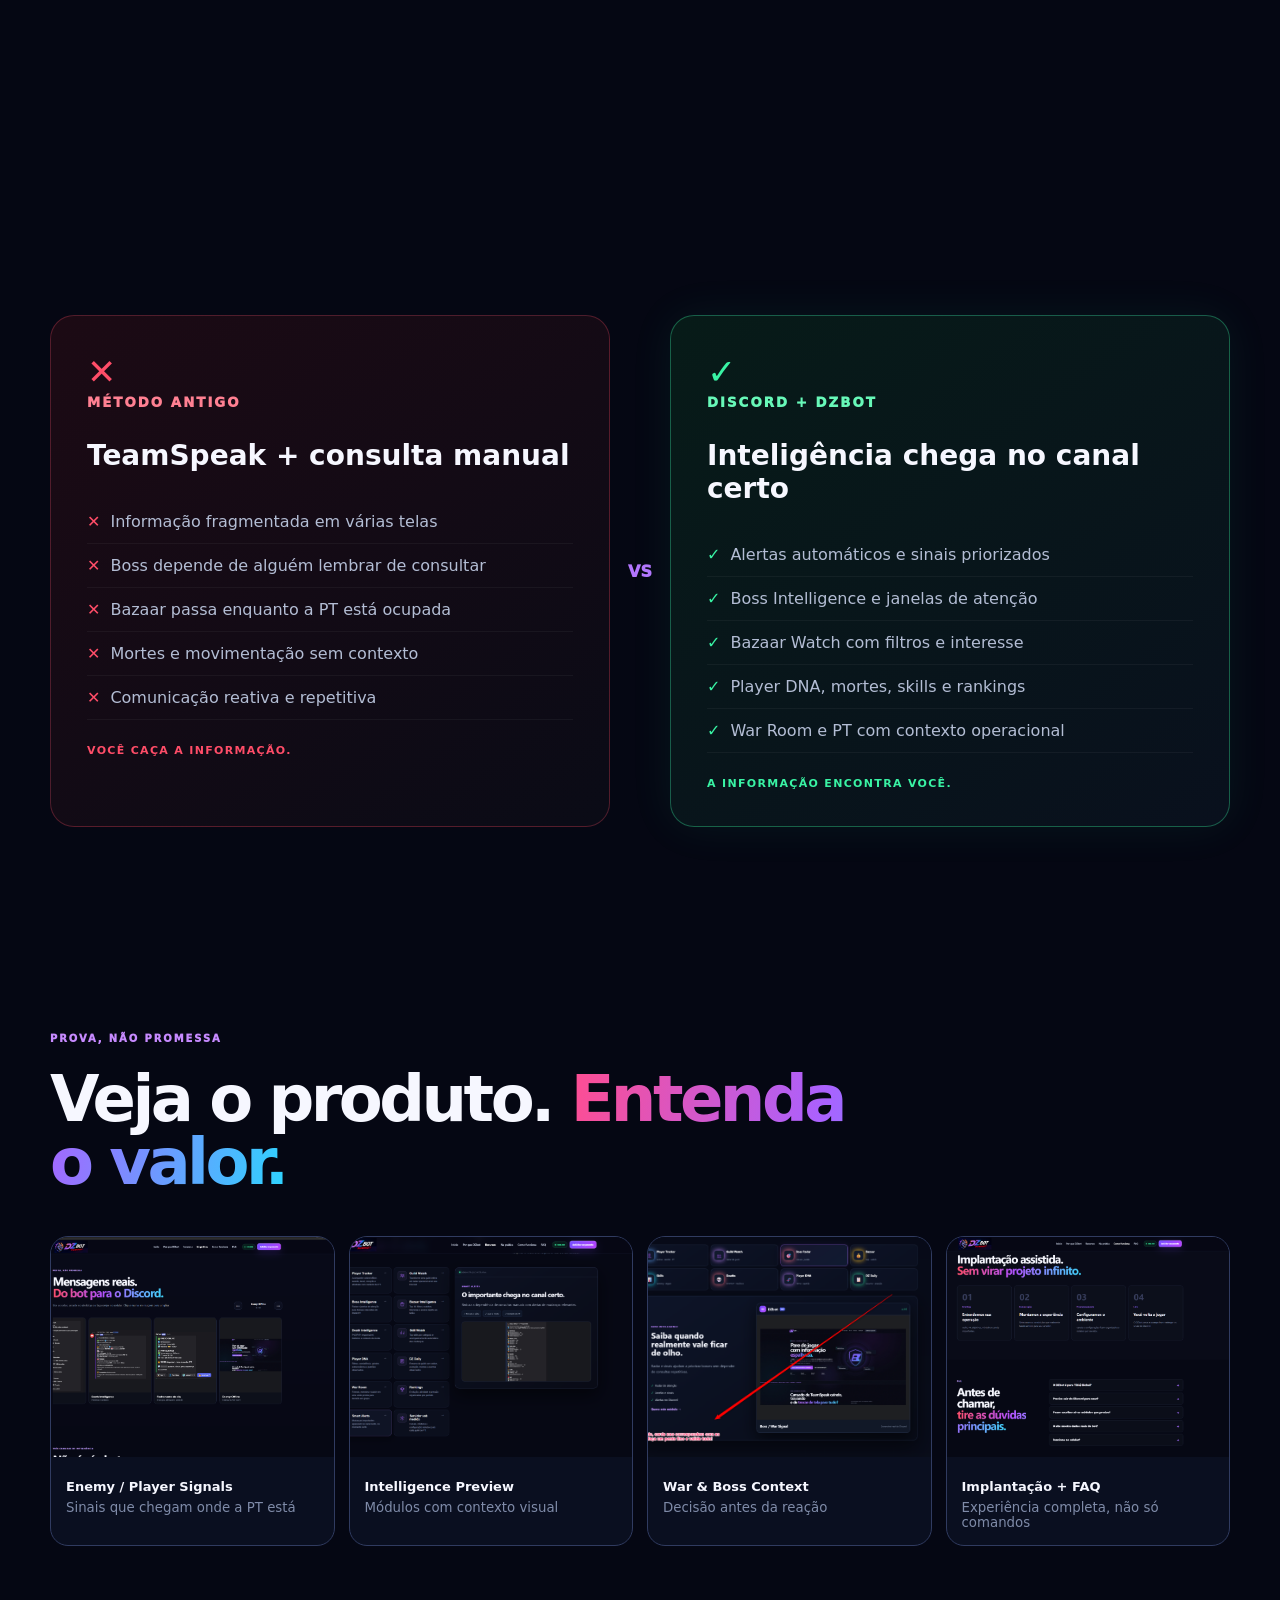
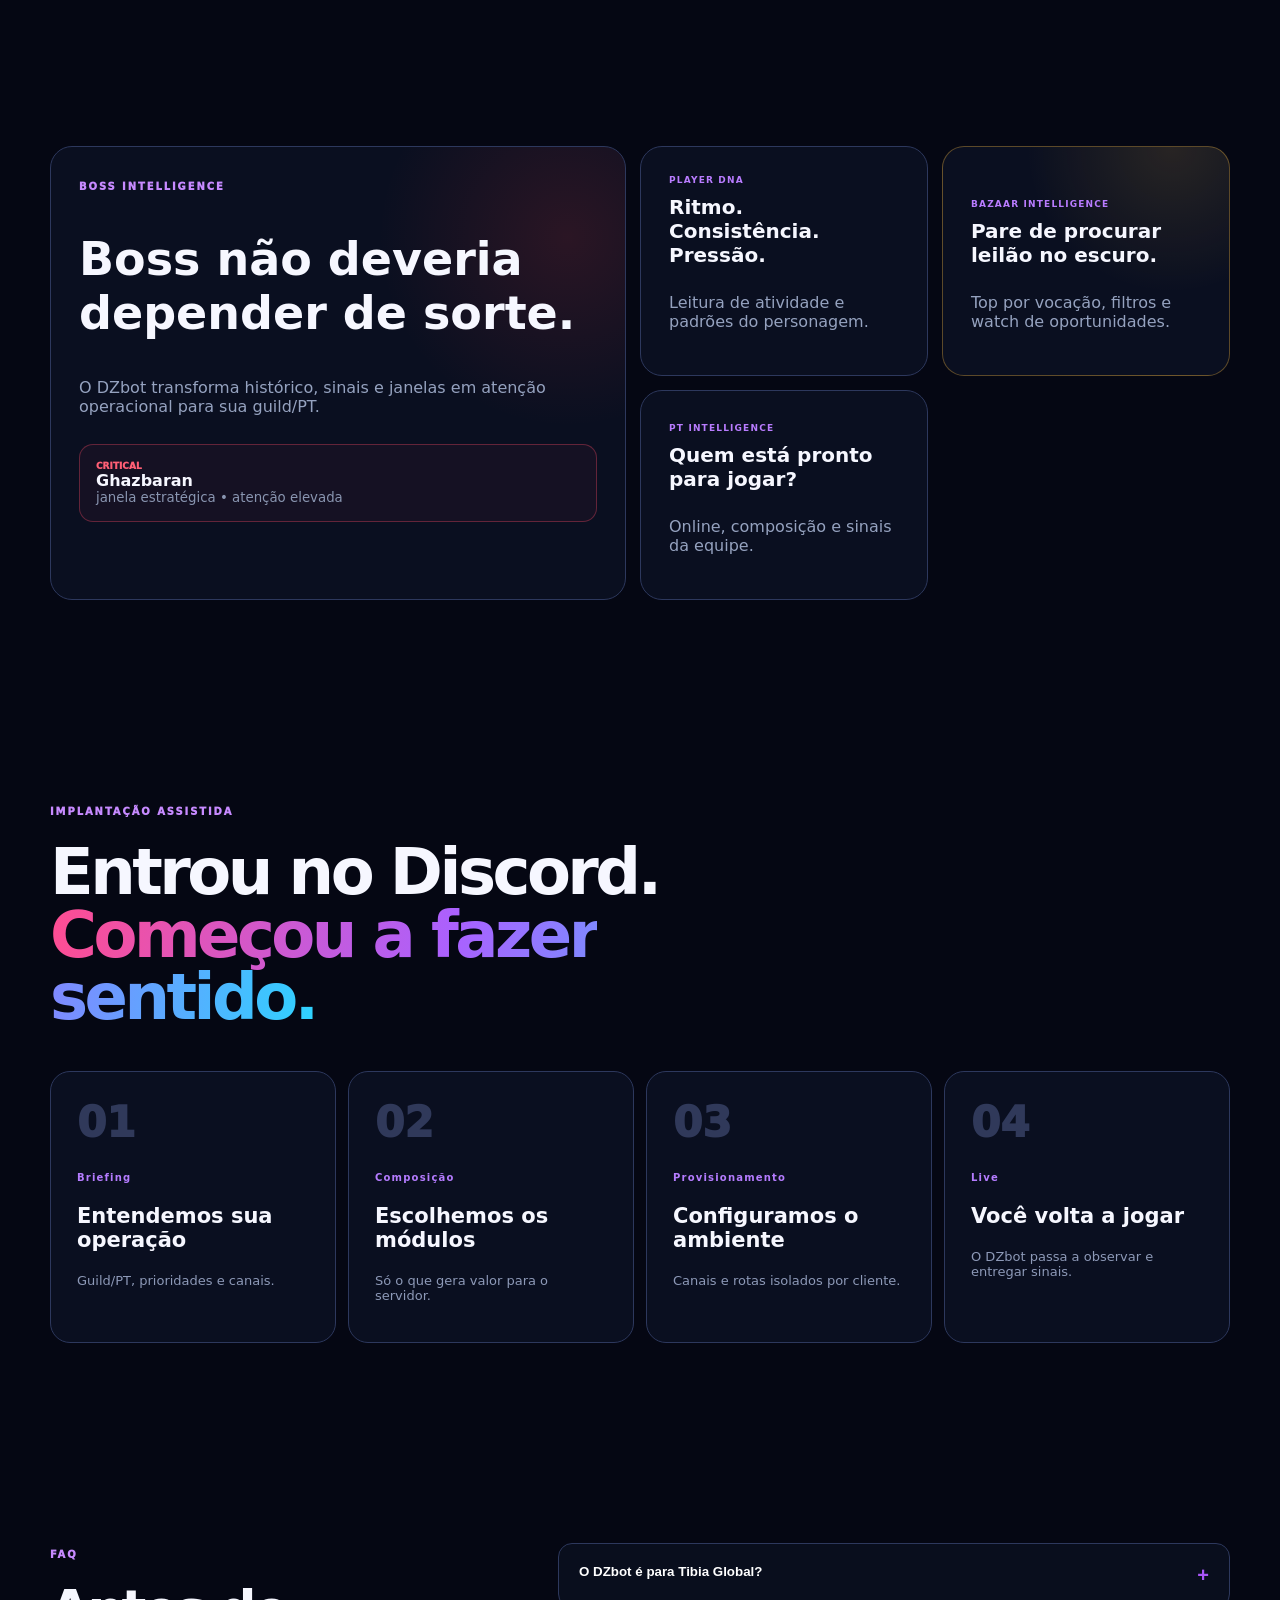
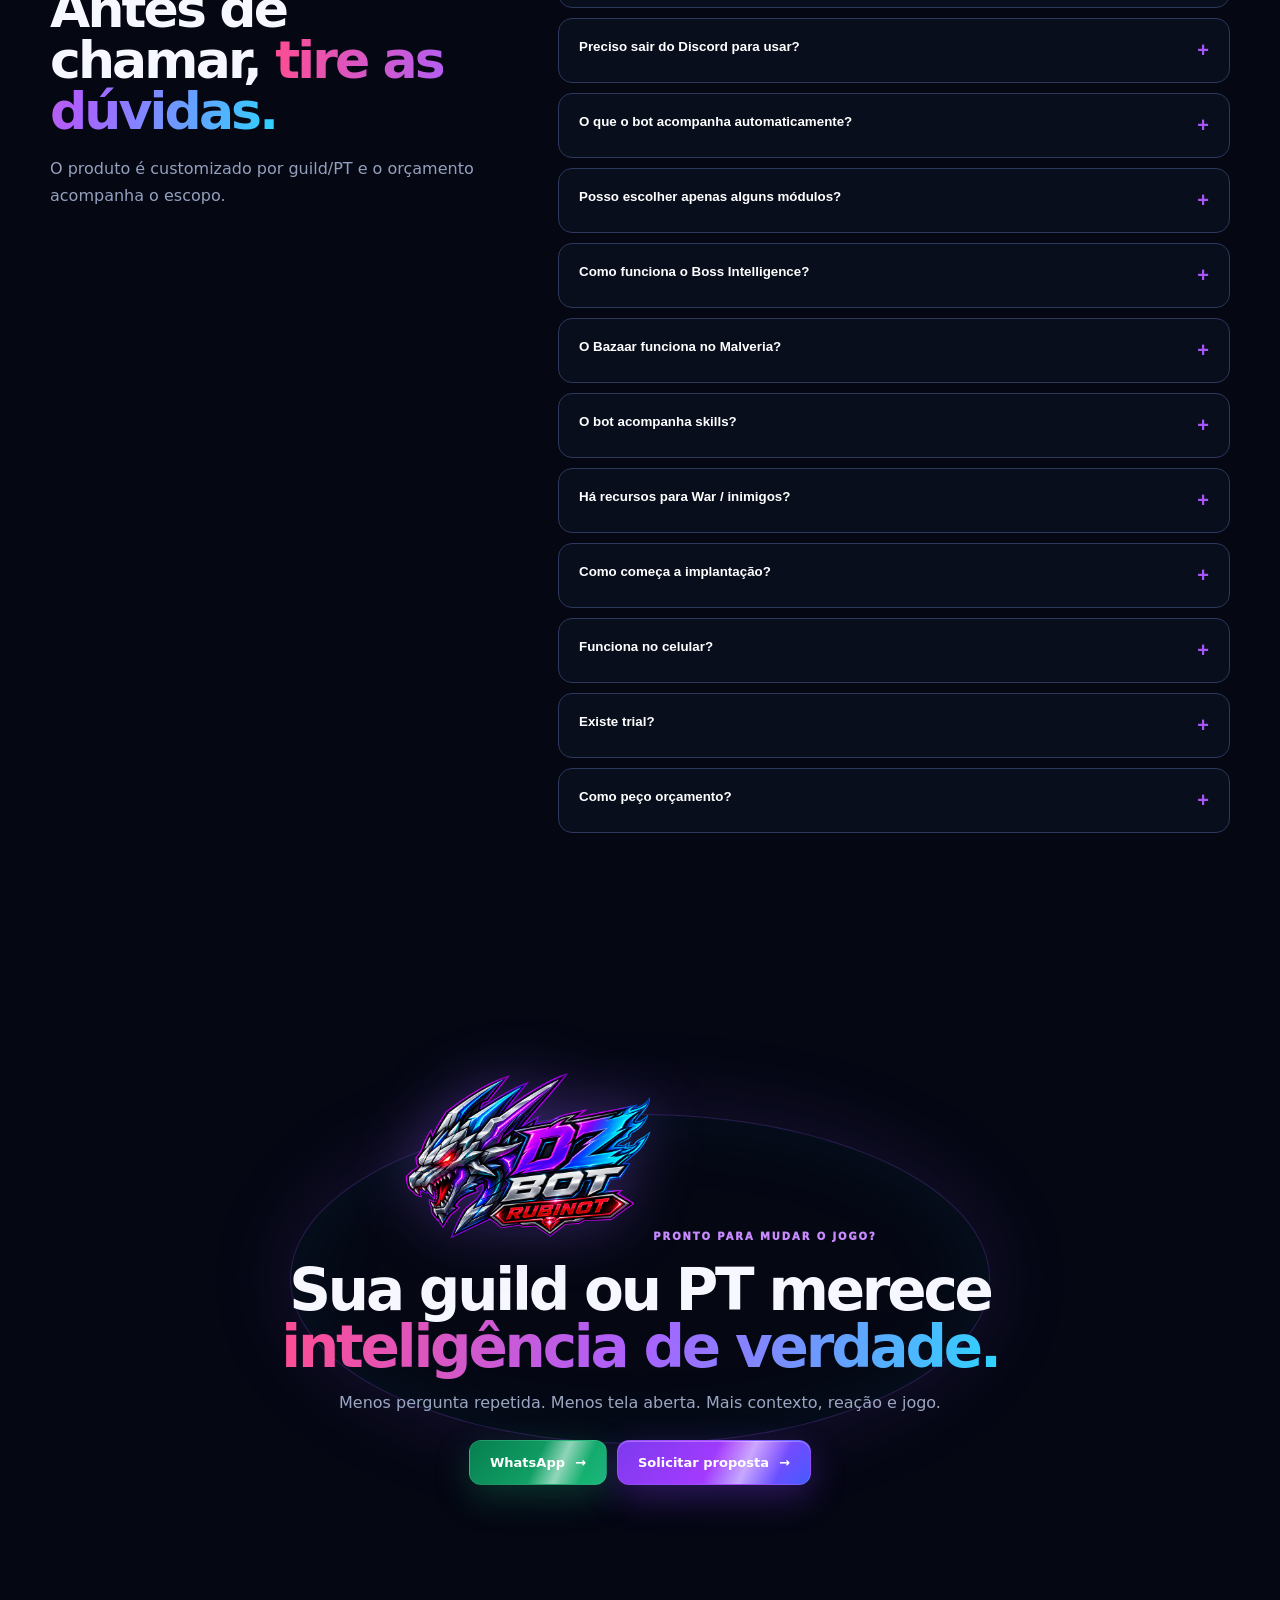
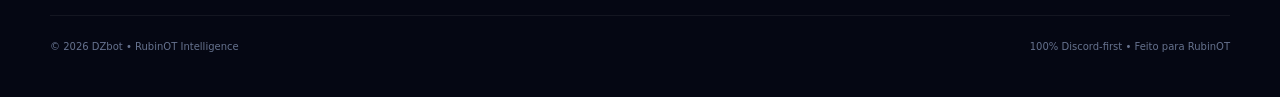
<file: assets/DZbot_V15_Hybrid_Gold_Master/index.html>
<!doctype html><html lang="pt-BR"><head><meta charset="utf-8"><meta name="viewport" content="width=device-width,initial-scale=1"><meta name="theme-color" content="#050713"><meta name="description" content="DZbot — inteligência operacional para guilds e PTs no RubinOT, direto no Discord."><title>DZbot — RubinOT Intelligence</title><link rel="icon" href="assets/dzbot-logo.png"><link rel="stylesheet" href="styles.css"></head><body>
<div class="progress" id="progress"></div><div class="ambient a1"></div><div class="ambient a2"></div><div class="gridfx"></div>
<header class="navshell"><a class="brand" href="#inicio"><img src="assets/dzbot-logo.png" alt="DZbot"><span><b>DZbot</b><small>RUBINOT INTELLIGENCE</small></span></a><nav id="nav"><a href="#inicio">Início</a><a href="#modulos">Módulos</a><a href="#produto">Produto vivo</a><a href="#vantagem">Por que mudar</a><a href="#provas">Exemplos</a><a href="#implantacao">Implantação</a><a href="#faq">FAQ</a></nav><a class="btn primary compact js-sales" href="#contato">Falar com vendedor <b>→</b></a><button class="menu" id="menu">☰</button></header>
<main>
<section class="hero section" id="inicio"><div class="hero-copy reveal"><span class="eyebrow"><i></i> RUBINOT • DISCORD-FIRST • GUILD + PT</span><h1>Faça seu Discord <em>trabalhar por você.</em></h1><p>O DZbot transforma sinais do RubinOT em decisão: players, bosses, Bazaar, skills, mortes, rankings, PT e War Room — organizados onde seu time já se comunica.</p><div class="actions"><a class="btn primary magnetic js-sales" href="#contato">⚡ Quero o DZbot <b>→</b></a><a class="btn ghost magnetic" href="#modulos">Explorar inteligência</a></div><div class="trust"><span><b>24/7</b> monitoramento</span><span><b>Discord-first</b> sem trocar de tela</span><span><b>RubinOT</b> foco total</span></div></div>
<div class="hero-logo reveal"><div class="logo-aura"></div><img src="assets/dzbot-logo.png" alt="DZbot RubinOT"><div class="orbit o1"></div><div class="orbit o2"></div><span class="float-tag t1">● BOSS SIGNAL</span><span class="float-tag t2">▲ PLAYER ONLINE</span><span class="float-tag t3">◆ BAZAAR WATCH</span></div>
<aside class="spotlight glass reveal" id="spotlight"><div class="spot-head"><span>LIVE HIGHLIGHTS</span><div><button data-spot="prev">←</button><button data-spot="next">→</button></div></div><div id="spotBody"></div><div class="dots" id="spotDots"></div></aside></section>
<div class="marquee"><div>PLAYER TRACKER ✦ GUILD WATCH ✦ BOSS INTELLIGENCE ✦ BAZAAR ✦ SKILL WATCH ✦ DEATH INTELLIGENCE ✦ PLAYER DNA ✦ DZ DAILY ✦ WAR ROOM ✦ MASSLOG ✦ RESPAWN ✦ PT PULSE ✦</div></div>
<section class="section" id="modulos"><div class="section-head reveal"><span class="kicker">PAINEL DE INTELIGÊNCIA</span><h2>Um clique. <em>Outro nível de contexto.</em></h2><p>Escolha um módulo e veja como a informação chega ao Discord.</p></div><div class="module-tabs" id="moduleTabs"></div><div class="module-stage glass reveal"><div class="module-copy" id="moduleCopy"></div><div class="discord-window"><div class="discord-top"><b><span class="dzbadge">DZ</span> DZbot</b><span class="live">● LIVE</span></div><div class="discord-content" id="discordContent"></div></div></div></section>
<section class="section product" id="produto"><div class="section-head reveal"><span class="kicker">PRODUTO VIVO</span><h2>Não é uma lista de features. <em>É uma operação acontecendo.</em></h2><p>Vitrine automática com cenários do DZbot, prova visual e contexto comercial.</p></div><div class="carousel reveal"><button class="car-arrow left" data-car="prev">←</button><div class="car-stage" id="carStage"></div><button class="car-arrow right" data-car="next">→</button></div><div class="car-meta"><div id="carTitle"></div><div class="dots" id="carDots"></div></div></section>
<section class="section compare" id="vantagem"><div class="section-head reveal"><span class="kicker">MUDE A EXPERIÊNCIA</span><h2>Do “alguém viu isso?” para <em>“o DZbot já avisou”.</em></h2></div><div class="compare-grid"><article class="old reveal"><div class="bigicon">✕</div><small>MÉTODO ANTIGO</small><h3>TeamSpeak + consulta manual</h3><ul><li>Informação fragmentada em várias telas</li><li>Boss depende de alguém lembrar de consultar</li><li>Bazaar passa enquanto a PT está ocupada</li><li>Mortes e movimentação sem contexto</li><li>Comunicação reativa e repetitiva</li></ul><strong>VOCÊ CAÇA A INFORMAÇÃO.</strong></article><div class="versus">VS</div><article class="new reveal"><div class="bigicon">✓</div><small>DISCORD + DZBOT</small><h3>Inteligência chega no canal certo</h3><ul><li>Alertas automáticos e sinais priorizados</li><li>Boss Intelligence e janelas de atenção</li><li>Bazaar Watch com filtros e interesse</li><li>Player DNA, mortes, skills e rankings</li><li>War Room e PT com contexto operacional</li></ul><strong>A INFORMAÇÃO ENCONTRA VOCÊ.</strong></article></div></section>
<section class="section proof" id="provas"><div class="section-head reveal"><span class="kicker">PROVA, NÃO PROMESSA</span><h2>Veja o produto. <em>Entenda o valor.</em></h2></div><div class="proof-grid" id="proofGrid"></div></section>
<section class="section bento"><article class="bento-main reveal"><span class="kicker">BOSS INTELLIGENCE</span><h2>Boss não deveria depender de sorte.</h2><p>O DZbot transforma histórico, sinais e janelas em atenção operacional para sua guild/PT.</p><div class="signal"><span>CRITICAL</span><b>Ghazbaran</b><small>janela estratégica • atenção elevada</small></div></article><article class="bento-card reveal"><b>PLAYER DNA</b><strong>Ritmo. Consistência. Pressão.</strong><p>Leitura de atividade e padrões do personagem.</p></article><article class="bento-card gold reveal"><b>BAZAAR INTELLIGENCE</b><strong>Pare de procurar leilão no escuro.</strong><p>Top por vocação, filtros e watch de oportunidades.</p></article><article class="bento-card reveal"><b>PT INTELLIGENCE</b><strong>Quem está pronto para jogar?</strong><p>Online, composição e sinais da equipe.</p></article></section>
<section class="section setup" id="implantacao"><div class="section-head reveal"><span class="kicker">IMPLANTAÇÃO ASSISTIDA</span><h2>Entrou no Discord. <em>Começou a fazer sentido.</em></h2></div><div class="steps"><article><i>01</i><b>Briefing</b><h3>Entendemos sua operação</h3><p>Guild/PT, prioridades e canais.</p></article><article><i>02</i><b>Composição</b><h3>Escolhemos os módulos</h3><p>Só o que gera valor para o servidor.</p></article><article><i>03</i><b>Provisionamento</b><h3>Configuramos o ambiente</h3><p>Canais e rotas isolados por cliente.</p></article><article><i>04</i><b>Live</b><h3>Você volta a jogar</h3><p>O DZbot passa a observar e entregar sinais.</p></article></div></section>
<section class="section faq" id="faq"><div class="faq-title"><span class="kicker">FAQ</span><h2>Antes de chamar, <em>tire as dúvidas.</em></h2><p>O produto é customizado por guild/PT e o orçamento acompanha o escopo.</p></div><div class="faq-list" id="faqList"></div></section>
<section class="final-cta section" id="contato"><div class="portal"></div><img src="assets/dzbot-logo.png" alt="DZbot"><span class="kicker">PRONTO PARA MUDAR O JOGO?</span><h2>Sua guild ou PT merece <em>inteligência de verdade.</em></h2><p>Menos pergunta repetida. Menos tela aberta. Mais contexto, reação e jogo.</p><div class="actions"><a class="btn whatsapp magnetic js-whatsapp" href="#">WhatsApp <b>→</b></a><a class="btn primary magnetic js-email" href="#">Solicitar proposta <b>→</b></a></div></section>
</main><footer><span>© 2026 DZbot • RubinOT Intelligence</span><span>100% Discord-first • Feito para RubinOT</span></footer><div class="lightbox" id="lightbox"><button>×</button><img alt="DZbot preview"></div><script src="config.js"></script><script src="script.js"></script></body></html>
</file>
<file: styles.css>
:root{--bg:#050713;--panel:#0b1022cc;--line:#263052;--txt:#f6f7ff;--muted:#9ba8c8;--p:#a855f7;--pink:#ff4d91;--cyan:#2dd4ff;--green:#39f3a4;--gold:#ffbd3e;--red:#ff4d68}*{box-sizing:border-box}html{scroll-behavior:smooth}body{margin:0;background:var(--bg);color:var(--txt);font-family:Inter,ui-sans-serif,system-ui,-apple-system,Segoe UI,sans-serif;overflow-x:hidden}body:before{content:"";position:fixed;inset:0;background:radial-gradient(circle at 50% -10%,#46228355,transparent 34%),linear-gradient(180deg,#060918,#040611 60%,#070516);z-index:-5}.gridfx{position:fixed;inset:0;z-index:-4;pointer-events:none;opacity:.12;background-image:linear-gradient(#7782a522 1px,transparent 1px),linear-gradient(90deg,#7782a522 1px,transparent 1px);background-size:56px 56px;mask-image:linear-gradient(to bottom,#000,transparent 80%)}.ambient{position:fixed;width:500px;height:500px;border-radius:50%;filter:blur(110px);opacity:.11;z-index:-3}.a1{background:#8b5cf6;left:-180px;top:25%}.a2{background:#00cfff;right:-220px;top:55%}.progress{position:fixed;z-index:1000;left:0;top:0;height:3px;width:0;background:linear-gradient(90deg,var(--p),var(--pink),var(--cyan));box-shadow:0 0 16px var(--cyan)}.navshell{position:sticky;top:14px;z-index:100;width:min(1180px,calc(100% - 28px));margin:14px auto 0;padding:9px 12px;display:flex;align-items:center;gap:20px;border:1px solid #7b87ad3a;border-radius:18px;background:#080b18c7;backdrop-filter:blur(20px);box-shadow:0 14px 50px #0008}.brand{display:flex;align-items:center;gap:8px;color:white;text-decoration:none;min-width:200px}.brand img{width:54px;height:42px;object-fit:contain;filter:drop-shadow(0 0 14px #8b5cf688)}.brand span{display:grid}.brand b{font-size:14px}.brand small{font-size:7px;letter-spacing:.14em;color:#aeb7d2}.navshell nav{display:flex;align-items:center;gap:4px;margin:auto}.navshell nav a{color:#aab4cf;text-decoration:none;font-size:12px;font-weight:800;padding:9px 10px;border-radius:10px;transition:.25s}.navshell nav a:hover,.navshell nav a.active{color:white;background:#ffffff0d;box-shadow:inset 0 0 0 1px #8b5cf655}.btn{display:inline-flex;align-items:center;justify-content:center;gap:10px;text-decoration:none;color:white;border-radius:12px;padding:14px 20px;font-weight:900;font-size:13px;border:1px solid #ffffff18;transition:.25s;position:relative;overflow:hidden;will-change:transform}.btn:after{content:"";position:absolute;inset:-100% 50%;width:35%;transform:rotate(24deg);background:linear-gradient(90deg,transparent,#fff8,transparent);animation:shine 4.2s infinite}.primary{background:linear-gradient(135deg,#7c3aed,#a33bff 52%,#465bff);box-shadow:0 12px 35px #7c3aed55,inset 0 1px #fff4}.compact{padding:11px 15px;white-space:nowrap}.ghost{background:#0b1125aa}.whatsapp{background:linear-gradient(135deg,#087e50,#18bd77);box-shadow:0 12px 35px #16a76a44}.menu{display:none;background:none;color:white;border:0;font-size:22px}.section{width:min(1180px,calc(100% - 34px));margin:0 auto;padding:100px 0}.hero{min-height:760px;display:grid;grid-template-columns:1.05fr 1fr .85fr;align-items:center;gap:30px;padding-top:65px}.eyebrow,.kicker{font-size:10px;font-weight:950;letter-spacing:.19em;color:#c78aff}.eyebrow{display:inline-flex;align-items:center;gap:8px;border:1px solid #a855f744;background:#a855f70b;padding:8px 11px;border-radius:999px}.eyebrow i{width:7px;height:7px;border-radius:50%;background:var(--green);box-shadow:0 0 13px var(--green);animation:pulse 1.4s infinite}.hero h1,.section-head h2,.final-cta h2,.faq-title h2{font-size:clamp(42px,5.4vw,76px);line-height:.98;letter-spacing:-.055em;margin:22px 0 18px}.hero h1 em,.section-head h2 em,.final-cta h2 em,.faq-title h2 em{font-style:normal;background:linear-gradient(100deg,var(--pink),#aa61ff,var(--cyan));-webkit-background-clip:text;color:transparent}.hero-copy p,.section-head p{font-size:16px;line-height:1.75;color:var(--muted);max-width:600px}.actions{display:flex;gap:10px;flex-wrap:wrap;margin-top:28px}.trust{display:grid;grid-template-columns:repeat(3,1fr);gap:10px;margin-top:30px;padding-top:22px;border-top:1px solid #ffffff10}.trust span{font-size:10px;color:#8794b7}.trust b{display:block;color:white;font-size:13px;margin-bottom:4px}.hero-logo{position:relative;display:grid;place-items:center;min-height:500px}.hero-logo img{width:min(430px,100%);position:relative;z-index:3;filter:drop-shadow(0 22px 40px #000) drop-shadow(0 0 30px #b13cff55);animation:float 5s ease-in-out infinite}.logo-aura{position:absolute;width:75%;aspect-ratio:1;border-radius:50%;background:radial-gradient(circle,#9f45ff50,#006eff20 40%,transparent 70%);filter:blur(12px);animation:breathe 3.5s ease-in-out infinite}.orbit{position:absolute;border:1px solid #8f72ff33;border-radius:50%;animation:spin 18s linear infinite}.o1{width:390px;height:390px}.o2{width:310px;height:310px;animation-direction:reverse}.float-tag{position:absolute;z-index:4;padding:8px 10px;border:1px solid #ffffff1c;background:#070b17dd;backdrop-filter:blur(10px);border-radius:9px;font-size:8px;font-weight:900;letter-spacing:.12em;box-shadow:0 12px 30px #0008;animation:float 4s ease-in-out infinite}.t1{top:17%;right:-2%;color:var(--red)}.t2{bottom:21%;left:-3%;color:var(--green);animation-delay:-1.2s}.t3{bottom:8%;right:6%;color:var(--gold);animation-delay:-2.3s}.glass{background:linear-gradient(150deg,#10162cdd,#080b17dd);border:1px solid #5d6b9945;box-shadow:0 30px 70px #0008,inset 0 1px #fff1;backdrop-filter:blur(18px)}.spotlight{border-radius:22px;padding:20px;min-height:400px;position:relative;overflow:hidden}.spotlight:before,.module-stage:before{content:"";position:absolute;inset:0;background:radial-gradient(circle at 90% 0,#a855f71d,transparent 35%);pointer-events:none}.spot-head{display:flex;justify-content:space-between;align-items:center}.spot-head>span{font-size:9px;font-weight:950;letter-spacing:.17em;color:#c58aff}.spot-head button,.car-arrow{border:1px solid #59648655;background:#0b1123;color:white;border-radius:9px;cursor:pointer}.spot-head button{width:30px;height:30px}.spot-card{margin-top:32px}.spot-card .icon{font-size:38px}.spot-card h3{font-size:28px;line-height:1.05;margin:14px 0}.spot-card p{color:#9ba8c8;font-size:13px;line-height:1.6}.spot-card .mini{margin-top:20px;padding:13px;border:1px solid #ffffff13;border-radius:12px;background:#050815}.mini b{display:block;color:white;margin-bottom:7px}.mini span{display:block;color:#8ea0c7;font-size:10px;padding:4px 0}.dots{display:flex;gap:5px}.dots i{width:7px;height:7px;border-radius:9px;background:#4d5878}.dots i.active{width:25px;background:linear-gradient(90deg,var(--p),var(--cyan))}.spotlight>.dots{position:absolute;bottom:18px}.marquee{overflow:hidden;border-block:1px solid #ffffff0d;background:#080b18;height:50px;display:flex;align-items:center;color:#a984ff;font-size:10px;font-weight:900;letter-spacing:.14em}.marquee div{white-space:nowrap;animation:marquee 28s linear infinite}.section-head{max-width:820px;margin-bottom:42px}.section-head h2{font-size:clamp(38px,5vw,64px)}.module-tabs{display:grid;grid-template-columns:repeat(8,1fr);gap:9px;margin-bottom:16px}.module-tab{min-height:92px;border:1px solid #273458;background:#0a1022;color:#b6c1de;border-radius:15px;padding:13px 10px;text-align:left;cursor:pointer;transition:.25s}.module-tab:hover{transform:translateY(-4px);border-color:#8b5cf6;box-shadow:0 15px 30px #0006}.module-tab.active{border-color:#b46cff;background:linear-gradient(145deg,#1b1538,#0b1124);box-shadow:0 0 0 1px #b46cff55,0 0 28px #8b5cf622}.module-tab .mi{display:grid;place-items:center;width:35px;height:35px;border-radius:10px;background:#8b5cf622;box-shadow:0 0 20px #8b5cf644;font-size:17px;margin-bottom:9px}.module-tab b{font-size:11px;display:block}.module-tab small{font-size:8px;color:#7f8cad}.module-stage{position:relative;border-radius:24px;padding:30px;display:grid;grid-template-columns:.72fr 1.28fr;gap:30px;min-height:490px}.module-copy{align-self:center;padding:20px}.module-copy h3{font-size:42px;line-height:1.05;margin:12px 0}.module-copy p{color:#9aa7c5;line-height:1.7}.module-copy ul{padding:0;list-style:none}.module-copy li{margin:10px 0;color:#c4cce0;font-size:13px}.module-copy li:before{content:"✓";color:var(--green);margin-right:9px}.discord-window{border:1px solid #435075;border-radius:17px;background:#0d1326;overflow:hidden;align-self:center;box-shadow:0 25px 50px #0007}.discord-top{height:54px;padding:0 18px;display:flex;align-items:center;justify-content:space-between;border-bottom:1px solid #2c375b}.dzbadge{background:#8b5cf6;padding:6px;border-radius:8px;font-size:9px}.live{color:var(--green);font-size:9px}.discord-content{min-height:360px;padding:28px;display:grid;place-items:center;background:linear-gradient(#191919,#151515)}.discord-message{width:min(520px,100%);background:#202225;border-left:4px solid var(--p);padding:16px;border-radius:4px;color:#d9dce3;box-shadow:0 15px 40px #0006}.discord-message h4{margin:0 0 12px;color:white}.discord-message p{font-size:12px;line-height:1.55}.discord-message .rows{display:grid;gap:7px;font-size:11px}.discord-message .rows span{padding:7px 8px;background:#181a1d;border-radius:4px}.product{width:100%;max-width:none;padding-inline:max(17px,calc((100vw - 1180px)/2))}.carousel{position:relative;min-height:590px;display:grid;place-items:center}.car-stage{position:relative;width:min(1000px,90vw);height:520px;perspective:1200px}.car-card{position:absolute;left:50%;top:50%;width:62%;height:440px;border-radius:24px;overflow:hidden;border:1px solid #53618a66;background:#0b1022;transition:transform .7s cubic-bezier(.2,.8,.2,1),opacity .7s,filter .7s;box-shadow:0 30px 80px #000b;cursor:pointer}.car-card img{width:100%;height:100%;object-fit:cover}.car-card:after{content:"";position:absolute;inset:0;background:linear-gradient(180deg,transparent 55%,#03040acc)}.car-card .label{position:absolute;z-index:2;bottom:18px;left:18px;padding:9px 12px;border:1px solid #ffffff25;border-radius:10px;background:#050713bb;backdrop-filter:blur(10px);font-weight:900;font-size:11px}.car-card[data-pos="0"]{transform:translate(-50%,-50%) scale(1);z-index:5;opacity:1;filter:none;box-shadow:0 30px 90px #000c,0 0 45px #8b5cf622}.car-card[data-pos="-1"]{transform:translate(-98%,-50%) scale(.78) rotateY(18deg);z-index:3;opacity:.55;filter:blur(1px)}.car-card[data-pos="1"]{transform:translate(-2%,-50%) scale(.78) rotateY(-18deg);z-index:3;opacity:.55;filter:blur(1px)}.car-card[data-pos="-2"],.car-card[data-pos="2"]{transform:translate(-50%,-50%) scale(.55);opacity:0;pointer-events:none}.car-arrow{position:absolute;z-index:10;width:48px;height:48px;border-radius:50%;font-size:20px}.car-arrow.left{left:3%}.car-arrow.right{right:3%}.car-meta{display:flex;justify-content:center;gap:25px;align-items:center}.car-meta #carTitle{font-weight:900}.compare-grid{display:grid;grid-template-columns:1fr 60px 1fr;align-items:stretch}.old,.new{padding:36px;border-radius:24px;position:relative;overflow:hidden}.old{border:1px solid #ff4d6845;background:linear-gradient(145deg,#1c0a14,#0a0b16)}.new{border:1px solid #39f3a455;background:linear-gradient(145deg,#071b18,#09101d);box-shadow:0 0 45px #39f3a412}.bigicon{font-size:35px}.old .bigicon{color:var(--red)}.new .bigicon{color:var(--green)}.old small,.new small{font-weight:950;letter-spacing:.15em}.old small{color:#ff8092}.new small{color:#67f8b8}.old h3,.new h3{font-size:28px}.old ul,.new ul{padding:0;list-style:none}.old li,.new li{padding:12px 0;border-bottom:1px solid #ffffff0b;color:#b3bdd4}.old li:before{content:"✕";color:var(--red);margin-right:10px}.new li:before{content:"✓";color:var(--green);margin-right:10px}.old strong,.new strong{display:block;margin-top:24px;font-size:11px;letter-spacing:.12em}.old strong{color:var(--red)}.new strong{color:var(--green)}.versus{display:grid;place-items:center;font-weight:950;color:#b476ff}.proof-grid{display:grid;grid-template-columns:repeat(4,1fr);gap:14px}.proof-card{border:1px solid #303b60;border-radius:18px;overflow:hidden;background:#0a0f20;cursor:pointer;transition:.3s}.proof-card:hover{transform:translateY(-8px);border-color:#a855f7;box-shadow:0 20px 45px #0008,0 0 30px #8b5cf622}.proof-card img{width:100%;height:220px;object-fit:cover;transition:.5s}.proof-card:hover img{transform:scale(1.05)}.proof-card div{padding:15px}.proof-card b{font-size:13px}.proof-card small{display:block;color:#7f8ba8;margin-top:5px}.bento{display:grid;grid-template-columns:2fr 1fr 1fr;gap:14px}.bento article{border:1px solid #2d385d;border-radius:22px;padding:28px;background:#0a0f20;min-height:210px}.bento-main{grid-row:span 2;background:radial-gradient(circle at 90% 20%,#ff3f3f22,transparent 30%),#0a0f20!important}.bento-main h2{font-size:46px;max-width:600px}.bento-main p,.bento-card p{color:#95a2bf}.signal{margin-top:28px;border:1px solid #ff4d6855;background:#ff4d680c;padding:16px;border-radius:14px;display:grid}.signal span{color:#ff5f75;font-size:9px;font-weight:950}.signal small{color:#8995b0}.bento-card{display:flex;flex-direction:column;justify-content:end}.bento-card b{font-size:9px;letter-spacing:.13em;color:#b97cff}.bento-card strong{font-size:20px;margin:10px 0}.bento-card.gold{border-color:#ffbd3e55;background:radial-gradient(circle at 80% 0,#ffbd3e1f,transparent 45%),#0a0f20}.steps{display:grid;grid-template-columns:repeat(4,1fr);gap:12px}.steps article{min-height:260px;padding:26px;border:1px solid #2d385d;border-radius:20px;background:#0a0f20;transition:.3s}.steps article:hover{transform:translateY(-7px);border-color:#a855f7;box-shadow:0 0 30px #8b5cf622}.steps i{font-style:normal;font-size:42px;font-weight:950;color:#30395a}.steps b{display:block;color:#b57cff;font-size:10px;letter-spacing:.12em;margin:25px 0 10px}.steps h3{font-size:21px}.steps p{color:#8d99b7;font-size:13px}.faq{display:grid;grid-template-columns:.8fr 1.2fr;gap:60px}.faq-title h2{font-size:52px}.faq-title p{color:#94a1bd;line-height:1.7}.faq-item{border:1px solid #2d385d;border-radius:14px;background:#090e1d;margin-bottom:10px;overflow:hidden}.faq-q{width:100%;background:none;border:0;color:white;padding:20px;text-align:left;font-weight:850;display:flex;justify-content:space-between;cursor:pointer}.faq-q span{color:#a855f7;font-size:20px;transition:.25s}.faq-a{max-height:0;opacity:0;overflow:hidden;color:#9ca8c3;line-height:1.7;font-size:13px;padding:0 20px;transition:.35s}.faq-item.open{border-color:#8b5cf688;box-shadow:0 0 25px #8b5cf615}.faq-item.open .faq-a{max-height:180px;opacity:1;padding-bottom:20px}.faq-item.open .faq-q span{transform:rotate(45deg)}.final-cta{text-align:center;position:relative;overflow:hidden;padding-block:130px}.final-cta img{width:250px;filter:drop-shadow(0 0 30px #8b5cf655);animation:float 5s infinite}.final-cta h2{font-size:58px;max-width:850px;margin:18px auto}.final-cta p{color:#9ba7c2}.final-cta .actions{justify-content:center}.portal{position:absolute;width:700px;height:330px;border-radius:50%;border:1px solid #8b5cf644;left:50%;top:50%;transform:translate(-50%,-50%);box-shadow:0 0 90px #8b5cf622,inset 0 0 90px #2dd4ff10;z-index:-1;animation:breathe 3s infinite}footer{width:min(1180px,calc(100% - 34px));margin:auto;padding:25px 0 45px;border-top:1px solid #ffffff10;display:flex;justify-content:space-between;color:#66728e;font-size:10px}.lightbox{position:fixed;inset:0;z-index:1000;background:#02030ae8;backdrop-filter:blur(16px);display:none;place-items:center;padding:30px}.lightbox.open{display:grid}.lightbox img{max-width:min(1300px,95vw);max-height:88vh;border-radius:18px;border:1px solid #7886ad66;box-shadow:0 30px 100px #000}.lightbox button{position:absolute;right:30px;top:25px;width:45px;height:45px;border-radius:50%;border:1px solid #ffffff25;background:#0b1020;color:white;font-size:25px}.reveal{opacity:0;transform:translateY(24px);transition:.8s cubic-bezier(.2,.8,.2,1)}.reveal.visible{opacity:1;transform:none}@keyframes float{50%{transform:translateY(-12px) scale(1.015)}}@keyframes breathe{50%{transform:scale(1.08);opacity:.75}}@keyframes pulse{50%{opacity:.35;transform:scale(.7)}}@keyframes spin{to{transform:rotate(360deg)}}@keyframes shine{0%,65%{transform:translateX(-250%) rotate(24deg)}85%,100%{transform:translateX(350%) rotate(24deg)}}@keyframes marquee{to{transform:translateX(-50%)}}
@media(max-width:1050px){.navshell nav{display:none}.navshell.open nav{display:flex;position:absolute;top:68px;left:0;right:0;flex-direction:column;background:#080b18f5;border:1px solid #344063;border-radius:15px;padding:12px}.menu{display:block}.hero{grid-template-columns:1fr 1fr}.spotlight{grid-column:1/-1;min-height:330px}.module-tabs{grid-template-columns:repeat(4,1fr)}.proof-grid{grid-template-columns:repeat(2,1fr)}.bento{grid-template-columns:1fr 1fr}.bento-main{grid-column:1/-1}.steps{grid-template-columns:repeat(2,1fr)}}@media(max-width:720px){.navshell{top:7px}.brand span,.navshell>.compact{display:none}.hero{grid-template-columns:1fr;text-align:center;padding-top:45px;min-height:auto}.hero-copy p{margin-inline:auto}.actions,.trust{justify-content:center}.trust{grid-template-columns:1fr 1fr}.hero-logo{min-height:390px}.hero-logo img{width:330px}.spotlight{text-align:left}.section{padding:70px 0}.module-tabs{grid-template-columns:repeat(2,1fr)}.module-stage{grid-template-columns:1fr;padding:14px}.module-copy{padding:10px}.module-copy h3{font-size:32px}.discord-content{min-height:300px;padding:14px}.car-stage{height:390px}.car-card{width:86%;height:330px}.car-card[data-pos="-1"]{transform:translate(-80%,-50%) scale(.7)}.car-card[data-pos="1"]{transform:translate(-20%,-50%) scale(.7)}.compare-grid{grid-template-columns:1fr}.versus{height:45px}.proof-grid,.bento,.steps,.faq{grid-template-columns:1fr}.bento-main{grid-column:auto}.proof-card img{height:190px}.faq{gap:25px}.final-cta h2{font-size:42px}footer{flex-direction:column;gap:8px}.float-tag{display:none}}@media(prefers-reduced-motion:reduce){*{animation:none!important;scroll-behavior:auto!important}.reveal{opacity:1;transform:none}}
</file>
<file: guide.css>
/* DZbot Player Guide — isolated styles. Everything is scoped to #guia to protect the original V15 layout. */
#guia{position:relative}
#guia .guide-intro{display:grid;grid-template-columns:1.25fr .75fr;gap:18px;align-items:stretch;margin-top:24px}
#guia .guide-panel{border:1px solid #334163;border-radius:22px;background:linear-gradient(145deg,#0b1022,#080c19);box-shadow:0 22px 55px #0007;overflow:hidden}
#guia .guide-start{padding:28px;position:relative;background:radial-gradient(circle at 90% 0,#8b5cf623,transparent 42%),linear-gradient(145deg,#0d1228,#080b18)}
#guia .guide-start h3{font-size:30px;margin:8px 0 10px;letter-spacing:-.03em}
#guia .guide-start p{color:#96a2be;line-height:1.7;margin:0;max-width:720px}
#guia .guide-steps{display:grid;grid-template-columns:repeat(3,1fr);gap:8px;margin-top:20px}
#guia .guide-step{padding:13px;border:1px solid #ffffff12;border-radius:12px;background:#060a16c7;min-height:92px}
#guia .guide-step i{display:block;font-style:normal;font-size:9px;color:#2dd4ff;font-weight:950;letter-spacing:.12em}
#guia .guide-step b{display:block;margin:14px 0 4px;color:#fff;font:800 12px ui-monospace,SFMono-Regular,Consolas,monospace}
#guia .guide-step span{font-size:9px;line-height:1.45;color:#7f8cab}
#guia .guide-highlights{padding:22px;display:grid;gap:9px}
#guia .guide-highlight{display:grid;grid-template-columns:42px 1fr;gap:11px;align-items:center;padding:12px;border:1px solid #ffffff10;border-radius:13px;background:#080d1d}
#guia .guide-highlight i{width:42px;height:42px;display:grid;place-items:center;border-radius:11px;background:#8b5cf618;font-style:normal;font-size:20px}
#guia .guide-highlight b{display:block;font-size:12px;color:#fff}
#guia .guide-highlight span{display:block;color:#7f8dab;font-size:9px;margin-top:3px;line-height:1.35}
#guia .guide-toolbar{position:sticky;top:90px;z-index:30;margin:24px 0 16px;padding:14px;border:1px solid #405078;border-radius:18px;background:#070b18e8;backdrop-filter:blur(18px);box-shadow:0 15px 45px #0008}
#guia .guide-search{display:flex;align-items:center;gap:10px;height:50px;padding:0 14px;border:1px solid #3a476b;border-radius:12px;background:#0b1124}
#guia .guide-search span{font-size:20px;color:#b37cff}
#guia .guide-search input{width:100%;border:0;outline:0;background:transparent;color:#fff;font:inherit;font-size:13px}
#guia .guide-search input::placeholder{color:#697997}
#guia .guide-filters{display:flex;gap:7px;flex-wrap:wrap;margin-top:11px}
#guia .guide-filter{border:1px solid #2c385d;background:#090e1d;color:#8f9dbc;border-radius:999px;padding:7px 11px;font-size:9px;font-weight:900;cursor:pointer;transition:.2s}
#guia .guide-filter:hover,#guia .guide-filter.active{color:#fff;border-color:#9564e7;background:#8b5cf618}
#guia .guide-meta{display:flex;justify-content:space-between;align-items:center;margin-top:10px;color:#71809d;font-size:9px}
#guia .guide-meta button{border:0;background:transparent;color:#b685ff;font:inherit;font-weight:900;cursor:pointer}
#guia .guide-grid{display:grid;grid-template-columns:repeat(3,1fr);gap:11px}
#guia .guide-card{border:1px solid #2d395c;border-radius:16px;background:linear-gradient(145deg,#0b1021,#070b17);overflow:hidden;min-width:0;transition:.24s}
#guia .guide-card:hover{transform:translateY(-3px);border-color:#785bbd;box-shadow:0 18px 38px #0007}
#guia .guide-card[open]{border-color:#9569df;background:linear-gradient(145deg,#11152b,#080c19)}
#guia .guide-card summary{list-style:none;cursor:pointer;padding:16px;min-height:152px;position:relative}
#guia .guide-card summary::-webkit-details-marker{display:none}
#guia .guide-card-top{display:flex;align-items:flex-start;justify-content:space-between;gap:8px}
#guia .guide-command{font:900 13px ui-monospace,SFMono-Regular,Consolas,monospace;color:#fff;border:1px solid #8b5cf644;border-radius:8px;background:#8b5cf610;padding:6px 8px;word-break:break-word}
#guia .guide-category{font-size:7px;letter-spacing:.1em;text-transform:uppercase;font-weight:950;color:#8ea0c5;border:1px solid #ffffff12;border-radius:999px;padding:5px 7px;white-space:nowrap}
#guia .guide-card h4{font-size:16px;margin:13px 0 6px}
#guia .guide-card summary p{margin:0;color:#8493b3;font-size:10px;line-height:1.55;padding-right:8px}
#guia .guide-open{position:absolute;right:14px;bottom:12px;color:#6f7d9b;font-size:8px;font-weight:900}
#guia .guide-card-body{border-top:1px solid #ffffff0d;padding:0 16px 16px}
#guia .guide-block{padding-top:13px}
#guia .guide-block>span{display:block;margin-bottom:5px;color:#9375d1;font-size:7px;font-weight:950;letter-spacing:.12em;text-transform:uppercase}
#guia .guide-block p{margin:0;color:#b0bbd2;font-size:10px;line-height:1.6}
#guia .guide-example{display:flex;gap:7px;align-items:center;margin-top:8px}
#guia .guide-example code{flex:1;min-width:0;overflow:auto;white-space:nowrap;border:1px solid #303c5f;border-radius:8px;background:#050814;color:#cfb9ff;padding:9px;font-size:9px}
#guia .guide-copy{flex:0 0 auto;border:1px solid #694d9c;border-radius:8px;background:#161126;color:#d7c8f8;padding:8px 9px;font-size:8px;font-weight:900;cursor:pointer}
#guia .guide-empty{display:none;padding:34px;text-align:center;border:1px dashed #415071;border-radius:16px;color:#8795b4}
#guia .guide-subhead{margin:72px 0 22px;max-width:820px}
#guia .guide-subhead h3{font-size:34px;margin:8px 0 9px;letter-spacing:-.03em}
#guia .guide-subhead p{margin:0;color:#8d9ab7;line-height:1.65;font-size:12px}
#guia .guide-auto-grid{display:grid;grid-template-columns:repeat(4,1fr);gap:10px}
#guia .guide-auto{padding:17px;border:1px solid #2b3859;border-radius:15px;background:#091020;min-height:166px}
#guia .guide-auto i{font-style:normal;font-size:22px}
#guia .guide-auto b{display:block;margin:11px 0 7px;font-size:13px}
#guia .guide-auto p{margin:0;color:#8291af;font-size:9px;line-height:1.55}
#guia .guide-playbooks{display:grid;grid-template-columns:repeat(2,1fr);gap:10px}
#guia .guide-playbook{padding:18px;border:1px solid #30405f;border-radius:15px;background:linear-gradient(145deg,#0b1124,#080c19)}
#guia .guide-playbook header{display:flex;justify-content:space-between;gap:12px;align-items:center}
#guia .guide-playbook header b{font-size:14px}
#guia .guide-playbook header span{font-size:8px;color:#39f3a4;font-weight:900;letter-spacing:.08em}
#guia .guide-flow{display:block;margin:11px 0;padding:10px;border:1px solid #2d3858;border-radius:8px;background:#050814;color:#c9b1ff;font:9px/1.6 ui-monospace,SFMono-Regular,Consolas,monospace}
#guia .guide-playbook p{margin:0;color:#8493b2;font-size:9px;line-height:1.55}
#guia .guide-note{margin-top:22px;padding:16px 18px;border:1px solid #ffbd3e3b;border-radius:14px;background:#ffbd3e08;color:#aab3c8;font-size:10px;line-height:1.55}
#guia .guide-note b{color:#ffd06b}
.guide-copy-toast{position:fixed;left:50%;bottom:24px;z-index:2000;transform:translate(-50%,18px);opacity:0;pointer-events:none;border:1px solid #39f3a455;border-radius:999px;background:#071612ed;color:#8affc4;padding:9px 13px;font-size:9px;font-weight:900;transition:.22s;box-shadow:0 15px 40px #0009}
.guide-copy-toast.show{opacity:1;transform:translate(-50%,0)}
@media(max-width:1050px){#guia .guide-intro{grid-template-columns:1fr}#guia .guide-grid{grid-template-columns:repeat(2,1fr)}#guia .guide-auto-grid{grid-template-columns:repeat(3,1fr)}}
@media(max-width:720px){#guia .guide-start{padding:20px}#guia .guide-steps{grid-template-columns:repeat(2,1fr)}#guia .guide-toolbar{top:72px}#guia .guide-grid,#guia .guide-auto-grid,#guia .guide-playbooks{grid-template-columns:1fr}#guia .guide-card summary{min-height:auto}#guia .guide-meta{align-items:flex-start;gap:8px}#guia .guide-subhead{margin-top:55px}}
</file>
<file: assets/DZbot_V15_Hybrid_Gold_Master/styles.css>
:root{--bg:#050713;--panel:#0b1022cc;--line:#263052;--txt:#f6f7ff;--muted:#9ba8c8;--p:#a855f7;--pink:#ff4d91;--cyan:#2dd4ff;--green:#39f3a4;--gold:#ffbd3e;--red:#ff4d68}*{box-sizing:border-box}html{scroll-behavior:smooth}body{margin:0;background:var(--bg);color:var(--txt);font-family:Inter,ui-sans-serif,system-ui,-apple-system,Segoe UI,sans-serif;overflow-x:hidden}body:before{content:"";position:fixed;inset:0;background:radial-gradient(circle at 50% -10%,#46228355,transparent 34%),linear-gradient(180deg,#060918,#040611 60%,#070516);z-index:-5}.gridfx{position:fixed;inset:0;z-index:-4;pointer-events:none;opacity:.12;background-image:linear-gradient(#7782a522 1px,transparent 1px),linear-gradient(90deg,#7782a522 1px,transparent 1px);background-size:56px 56px;mask-image:linear-gradient(to bottom,#000,transparent 80%)}.ambient{position:fixed;width:500px;height:500px;border-radius:50%;filter:blur(110px);opacity:.11;z-index:-3}.a1{background:#8b5cf6;left:-180px;top:25%}.a2{background:#00cfff;right:-220px;top:55%}.progress{position:fixed;z-index:1000;left:0;top:0;height:3px;width:0;background:linear-gradient(90deg,var(--p),var(--pink),var(--cyan));box-shadow:0 0 16px var(--cyan)}.navshell{position:sticky;top:14px;z-index:100;width:min(1180px,calc(100% - 28px));margin:14px auto 0;padding:9px 12px;display:flex;align-items:center;gap:20px;border:1px solid #7b87ad3a;border-radius:18px;background:#080b18c7;backdrop-filter:blur(20px);box-shadow:0 14px 50px #0008}.brand{display:flex;align-items:center;gap:8px;color:white;text-decoration:none;min-width:200px}.brand img{width:54px;height:42px;object-fit:contain;filter:drop-shadow(0 0 14px #8b5cf688)}.brand span{display:grid}.brand b{font-size:14px}.brand small{font-size:7px;letter-spacing:.14em;color:#aeb7d2}.navshell nav{display:flex;align-items:center;gap:4px;margin:auto}.navshell nav a{color:#aab4cf;text-decoration:none;font-size:12px;font-weight:800;padding:9px 10px;border-radius:10px;transition:.25s}.navshell nav a:hover,.navshell nav a.active{color:white;background:#ffffff0d;box-shadow:inset 0 0 0 1px #8b5cf655}.btn{display:inline-flex;align-items:center;justify-content:center;gap:10px;text-decoration:none;color:white;border-radius:12px;padding:14px 20px;font-weight:900;font-size:13px;border:1px solid #ffffff18;transition:.25s;position:relative;overflow:hidden;will-change:transform}.btn:after{content:"";position:absolute;inset:-100% 50%;width:35%;transform:rotate(24deg);background:linear-gradient(90deg,transparent,#fff8,transparent);animation:shine 4.2s infinite}.primary{background:linear-gradient(135deg,#7c3aed,#a33bff 52%,#465bff);box-shadow:0 12px 35px #7c3aed55,inset 0 1px #fff4}.compact{padding:11px 15px;white-space:nowrap}.ghost{background:#0b1125aa}.whatsapp{background:linear-gradient(135deg,#087e50,#18bd77);box-shadow:0 12px 35px #16a76a44}.menu{display:none;background:none;color:white;border:0;font-size:22px}.section{width:min(1180px,calc(100% - 34px));margin:0 auto;padding:100px 0}.hero{min-height:760px;display:grid;grid-template-columns:1.05fr 1fr .85fr;align-items:center;gap:30px;padding-top:65px}.eyebrow,.kicker{font-size:10px;font-weight:950;letter-spacing:.19em;color:#c78aff}.eyebrow{display:inline-flex;align-items:center;gap:8px;border:1px solid #a855f744;background:#a855f70b;padding:8px 11px;border-radius:999px}.eyebrow i{width:7px;height:7px;border-radius:50%;background:var(--green);box-shadow:0 0 13px var(--green);animation:pulse 1.4s infinite}.hero h1,.section-head h2,.final-cta h2,.faq-title h2{font-size:clamp(42px,5.4vw,76px);line-height:.98;letter-spacing:-.055em;margin:22px 0 18px}.hero h1 em,.section-head h2 em,.final-cta h2 em,.faq-title h2 em{font-style:normal;background:linear-gradient(100deg,var(--pink),#aa61ff,var(--cyan));-webkit-background-clip:text;color:transparent}.hero-copy p,.section-head p{font-size:16px;line-height:1.75;color:var(--muted);max-width:600px}.actions{display:flex;gap:10px;flex-wrap:wrap;margin-top:28px}.trust{display:grid;grid-template-columns:repeat(3,1fr);gap:10px;margin-top:30px;padding-top:22px;border-top:1px solid #ffffff10}.trust span{font-size:10px;color:#8794b7}.trust b{display:block;color:white;font-size:13px;margin-bottom:4px}.hero-logo{position:relative;display:grid;place-items:center;min-height:500px}.hero-logo img{width:min(430px,100%);position:relative;z-index:3;filter:drop-shadow(0 22px 40px #000) drop-shadow(0 0 30px #b13cff55);animation:float 5s ease-in-out infinite}.logo-aura{position:absolute;width:75%;aspect-ratio:1;border-radius:50%;background:radial-gradient(circle,#9f45ff50,#006eff20 40%,transparent 70%);filter:blur(12px);animation:breathe 3.5s ease-in-out infinite}.orbit{position:absolute;border:1px solid #8f72ff33;border-radius:50%;animation:spin 18s linear infinite}.o1{width:390px;height:390px}.o2{width:310px;height:310px;animation-direction:reverse}.float-tag{position:absolute;z-index:4;padding:8px 10px;border:1px solid #ffffff1c;background:#070b17dd;backdrop-filter:blur(10px);border-radius:9px;font-size:8px;font-weight:900;letter-spacing:.12em;box-shadow:0 12px 30px #0008;animation:float 4s ease-in-out infinite}.t1{top:17%;right:-2%;color:var(--red)}.t2{bottom:21%;left:-3%;color:var(--green);animation-delay:-1.2s}.t3{bottom:8%;right:6%;color:var(--gold);animation-delay:-2.3s}.glass{background:linear-gradient(150deg,#10162cdd,#080b17dd);border:1px solid #5d6b9945;box-shadow:0 30px 70px #0008,inset 0 1px #fff1;backdrop-filter:blur(18px)}.spotlight{border-radius:22px;padding:20px;min-height:400px;position:relative;overflow:hidden}.spotlight:before,.module-stage:before{content:"";position:absolute;inset:0;background:radial-gradient(circle at 90% 0,#a855f71d,transparent 35%);pointer-events:none}.spot-head{display:flex;justify-content:space-between;align-items:center}.spot-head>span{font-size:9px;font-weight:950;letter-spacing:.17em;color:#c58aff}.spot-head button,.car-arrow{border:1px solid #59648655;background:#0b1123;color:white;border-radius:9px;cursor:pointer}.spot-head button{width:30px;height:30px}.spot-card{margin-top:32px}.spot-card .icon{font-size:38px}.spot-card h3{font-size:28px;line-height:1.05;margin:14px 0}.spot-card p{color:#9ba8c8;font-size:13px;line-height:1.6}.spot-card .mini{margin-top:20px;padding:13px;border:1px solid #ffffff13;border-radius:12px;background:#050815}.mini b{display:block;color:white;margin-bottom:7px}.mini span{display:block;color:#8ea0c7;font-size:10px;padding:4px 0}.dots{display:flex;gap:5px}.dots i{width:7px;height:7px;border-radius:9px;background:#4d5878}.dots i.active{width:25px;background:linear-gradient(90deg,var(--p),var(--cyan))}.spotlight>.dots{position:absolute;bottom:18px}.marquee{overflow:hidden;border-block:1px solid #ffffff0d;background:#080b18;height:50px;display:flex;align-items:center;color:#a984ff;font-size:10px;font-weight:900;letter-spacing:.14em}.marquee div{white-space:nowrap;animation:marquee 28s linear infinite}.section-head{max-width:820px;margin-bottom:42px}.section-head h2{font-size:clamp(38px,5vw,64px)}.module-tabs{display:grid;grid-template-columns:repeat(8,1fr);gap:9px;margin-bottom:16px}.module-tab{min-height:92px;border:1px solid #273458;background:#0a1022;color:#b6c1de;border-radius:15px;padding:13px 10px;text-align:left;cursor:pointer;transition:.25s}.module-tab:hover{transform:translateY(-4px);border-color:#8b5cf6;box-shadow:0 15px 30px #0006}.module-tab.active{border-color:#b46cff;background:linear-gradient(145deg,#1b1538,#0b1124);box-shadow:0 0 0 1px #b46cff55,0 0 28px #8b5cf622}.module-tab .mi{display:grid;place-items:center;width:35px;height:35px;border-radius:10px;background:#8b5cf622;box-shadow:0 0 20px #8b5cf644;font-size:17px;margin-bottom:9px}.module-tab b{font-size:11px;display:block}.module-tab small{font-size:8px;color:#7f8cad}.module-stage{position:relative;border-radius:24px;padding:30px;display:grid;grid-template-columns:.72fr 1.28fr;gap:30px;min-height:490px}.module-copy{align-self:center;padding:20px}.module-copy h3{font-size:42px;line-height:1.05;margin:12px 0}.module-copy p{color:#9aa7c5;line-height:1.7}.module-copy ul{padding:0;list-style:none}.module-copy li{margin:10px 0;color:#c4cce0;font-size:13px}.module-copy li:before{content:"✓";color:var(--green);margin-right:9px}.discord-window{border:1px solid #435075;border-radius:17px;background:#0d1326;overflow:hidden;align-self:center;box-shadow:0 25px 50px #0007}.discord-top{height:54px;padding:0 18px;display:flex;align-items:center;justify-content:space-between;border-bottom:1px solid #2c375b}.dzbadge{background:#8b5cf6;padding:6px;border-radius:8px;font-size:9px}.live{color:var(--green);font-size:9px}.discord-content{min-height:360px;padding:28px;display:grid;place-items:center;background:linear-gradient(#191919,#151515)}.discord-message{width:min(520px,100%);background:#202225;border-left:4px solid var(--p);padding:16px;border-radius:4px;color:#d9dce3;box-shadow:0 15px 40px #0006}.discord-message h4{margin:0 0 12px;color:white}.discord-message p{font-size:12px;line-height:1.55}.discord-message .rows{display:grid;gap:7px;font-size:11px}.discord-message .rows span{padding:7px 8px;background:#181a1d;border-radius:4px}.product{width:100%;max-width:none;padding-inline:max(17px,calc((100vw - 1180px)/2))}.carousel{position:relative;min-height:590px;display:grid;place-items:center}.car-stage{position:relative;width:min(1000px,90vw);height:520px;perspective:1200px}.car-card{position:absolute;left:50%;top:50%;width:62%;height:440px;border-radius:24px;overflow:hidden;border:1px solid #53618a66;background:#0b1022;transition:transform .7s cubic-bezier(.2,.8,.2,1),opacity .7s,filter .7s;box-shadow:0 30px 80px #000b;cursor:pointer}.car-card img{width:100%;height:100%;object-fit:cover}.car-card:after{content:"";position:absolute;inset:0;background:linear-gradient(180deg,transparent 55%,#03040acc)}.car-card .label{position:absolute;z-index:2;bottom:18px;left:18px;padding:9px 12px;border:1px solid #ffffff25;border-radius:10px;background:#050713bb;backdrop-filter:blur(10px);font-weight:900;font-size:11px}.car-card[data-pos="0"]{transform:translate(-50%,-50%) scale(1);z-index:5;opacity:1;filter:none;box-shadow:0 30px 90px #000c,0 0 45px #8b5cf622}.car-card[data-pos="-1"]{transform:translate(-98%,-50%) scale(.78) rotateY(18deg);z-index:3;opacity:.55;filter:blur(1px)}.car-card[data-pos="1"]{transform:translate(-2%,-50%) scale(.78) rotateY(-18deg);z-index:3;opacity:.55;filter:blur(1px)}.car-card[data-pos="-2"],.car-card[data-pos="2"]{transform:translate(-50%,-50%) scale(.55);opacity:0;pointer-events:none}.car-arrow{position:absolute;z-index:10;width:48px;height:48px;border-radius:50%;font-size:20px}.car-arrow.left{left:3%}.car-arrow.right{right:3%}.car-meta{display:flex;justify-content:center;gap:25px;align-items:center}.car-meta #carTitle{font-weight:900}.compare-grid{display:grid;grid-template-columns:1fr 60px 1fr;align-items:stretch}.old,.new{padding:36px;border-radius:24px;position:relative;overflow:hidden}.old{border:1px solid #ff4d6845;background:linear-gradient(145deg,#1c0a14,#0a0b16)}.new{border:1px solid #39f3a455;background:linear-gradient(145deg,#071b18,#09101d);box-shadow:0 0 45px #39f3a412}.bigicon{font-size:35px}.old .bigicon{color:var(--red)}.new .bigicon{color:var(--green)}.old small,.new small{font-weight:950;letter-spacing:.15em}.old small{color:#ff8092}.new small{color:#67f8b8}.old h3,.new h3{font-size:28px}.old ul,.new ul{padding:0;list-style:none}.old li,.new li{padding:12px 0;border-bottom:1px solid #ffffff0b;color:#b3bdd4}.old li:before{content:"✕";color:var(--red);margin-right:10px}.new li:before{content:"✓";color:var(--green);margin-right:10px}.old strong,.new strong{display:block;margin-top:24px;font-size:11px;letter-spacing:.12em}.old strong{color:var(--red)}.new strong{color:var(--green)}.versus{display:grid;place-items:center;font-weight:950;color:#b476ff}.proof-grid{display:grid;grid-template-columns:repeat(4,1fr);gap:14px}.proof-card{border:1px solid #303b60;border-radius:18px;overflow:hidden;background:#0a0f20;cursor:pointer;transition:.3s}.proof-card:hover{transform:translateY(-8px);border-color:#a855f7;box-shadow:0 20px 45px #0008,0 0 30px #8b5cf622}.proof-card img{width:100%;height:220px;object-fit:cover;transition:.5s}.proof-card:hover img{transform:scale(1.05)}.proof-card div{padding:15px}.proof-card b{font-size:13px}.proof-card small{display:block;color:#7f8ba8;margin-top:5px}.bento{display:grid;grid-template-columns:2fr 1fr 1fr;gap:14px}.bento article{border:1px solid #2d385d;border-radius:22px;padding:28px;background:#0a0f20;min-height:210px}.bento-main{grid-row:span 2;background:radial-gradient(circle at 90% 20%,#ff3f3f22,transparent 30%),#0a0f20!important}.bento-main h2{font-size:46px;max-width:600px}.bento-main p,.bento-card p{color:#95a2bf}.signal{margin-top:28px;border:1px solid #ff4d6855;background:#ff4d680c;padding:16px;border-radius:14px;display:grid}.signal span{color:#ff5f75;font-size:9px;font-weight:950}.signal small{color:#8995b0}.bento-card{display:flex;flex-direction:column;justify-content:end}.bento-card b{font-size:9px;letter-spacing:.13em;color:#b97cff}.bento-card strong{font-size:20px;margin:10px 0}.bento-card.gold{border-color:#ffbd3e55;background:radial-gradient(circle at 80% 0,#ffbd3e1f,transparent 45%),#0a0f20}.steps{display:grid;grid-template-columns:repeat(4,1fr);gap:12px}.steps article{min-height:260px;padding:26px;border:1px solid #2d385d;border-radius:20px;background:#0a0f20;transition:.3s}.steps article:hover{transform:translateY(-7px);border-color:#a855f7;box-shadow:0 0 30px #8b5cf622}.steps i{font-style:normal;font-size:42px;font-weight:950;color:#30395a}.steps b{display:block;color:#b57cff;font-size:10px;letter-spacing:.12em;margin:25px 0 10px}.steps h3{font-size:21px}.steps p{color:#8d99b7;font-size:13px}.faq{display:grid;grid-template-columns:.8fr 1.2fr;gap:60px}.faq-title h2{font-size:52px}.faq-title p{color:#94a1bd;line-height:1.7}.faq-item{border:1px solid #2d385d;border-radius:14px;background:#090e1d;margin-bottom:10px;overflow:hidden}.faq-q{width:100%;background:none;border:0;color:white;padding:20px;text-align:left;font-weight:850;display:flex;justify-content:space-between;cursor:pointer}.faq-q span{color:#a855f7;font-size:20px;transition:.25s}.faq-a{max-height:0;opacity:0;overflow:hidden;color:#9ca8c3;line-height:1.7;font-size:13px;padding:0 20px;transition:.35s}.faq-item.open{border-color:#8b5cf688;box-shadow:0 0 25px #8b5cf615}.faq-item.open .faq-a{max-height:180px;opacity:1;padding-bottom:20px}.faq-item.open .faq-q span{transform:rotate(45deg)}.final-cta{text-align:center;position:relative;overflow:hidden;padding-block:130px}.final-cta img{width:250px;filter:drop-shadow(0 0 30px #8b5cf655);animation:float 5s infinite}.final-cta h2{font-size:58px;max-width:850px;margin:18px auto}.final-cta p{color:#9ba7c2}.final-cta .actions{justify-content:center}.portal{position:absolute;width:700px;height:330px;border-radius:50%;border:1px solid #8b5cf644;left:50%;top:50%;transform:translate(-50%,-50%);box-shadow:0 0 90px #8b5cf622,inset 0 0 90px #2dd4ff10;z-index:-1;animation:breathe 3s infinite}footer{width:min(1180px,calc(100% - 34px));margin:auto;padding:25px 0 45px;border-top:1px solid #ffffff10;display:flex;justify-content:space-between;color:#66728e;font-size:10px}.lightbox{position:fixed;inset:0;z-index:1000;background:#02030ae8;backdrop-filter:blur(16px);display:none;place-items:center;padding:30px}.lightbox.open{display:grid}.lightbox img{max-width:min(1300px,95vw);max-height:88vh;border-radius:18px;border:1px solid #7886ad66;box-shadow:0 30px 100px #000}.lightbox button{position:absolute;right:30px;top:25px;width:45px;height:45px;border-radius:50%;border:1px solid #ffffff25;background:#0b1020;color:white;font-size:25px}.reveal{opacity:0;transform:translateY(24px);transition:.8s cubic-bezier(.2,.8,.2,1)}.reveal.visible{opacity:1;transform:none}@keyframes float{50%{transform:translateY(-12px) scale(1.015)}}@keyframes breathe{50%{transform:scale(1.08);opacity:.75}}@keyframes pulse{50%{opacity:.35;transform:scale(.7)}}@keyframes spin{to{transform:rotate(360deg)}}@keyframes shine{0%,65%{transform:translateX(-250%) rotate(24deg)}85%,100%{transform:translateX(350%) rotate(24deg)}}@keyframes marquee{to{transform:translateX(-50%)}}
@media(max-width:1050px){.navshell nav{display:none}.navshell.open nav{display:flex;position:absolute;top:68px;left:0;right:0;flex-direction:column;background:#080b18f5;border:1px solid #344063;border-radius:15px;padding:12px}.menu{display:block}.hero{grid-template-columns:1fr 1fr}.spotlight{grid-column:1/-1;min-height:330px}.module-tabs{grid-template-columns:repeat(4,1fr)}.proof-grid{grid-template-columns:repeat(2,1fr)}.bento{grid-template-columns:1fr 1fr}.bento-main{grid-column:1/-1}.steps{grid-template-columns:repeat(2,1fr)}}@media(max-width:720px){.navshell{top:7px}.brand span,.navshell>.compact{display:none}.hero{grid-template-columns:1fr;text-align:center;padding-top:45px;min-height:auto}.hero-copy p{margin-inline:auto}.actions,.trust{justify-content:center}.trust{grid-template-columns:1fr 1fr}.hero-logo{min-height:390px}.hero-logo img{width:330px}.spotlight{text-align:left}.section{padding:70px 0}.module-tabs{grid-template-columns:repeat(2,1fr)}.module-stage{grid-template-columns:1fr;padding:14px}.module-copy{padding:10px}.module-copy h3{font-size:32px}.discord-content{min-height:300px;padding:14px}.car-stage{height:390px}.car-card{width:86%;height:330px}.car-card[data-pos="-1"]{transform:translate(-80%,-50%) scale(.7)}.car-card[data-pos="1"]{transform:translate(-20%,-50%) scale(.7)}.compare-grid{grid-template-columns:1fr}.versus{height:45px}.proof-grid,.bento,.steps,.faq{grid-template-columns:1fr}.bento-main{grid-column:auto}.proof-card img{height:190px}.faq{gap:25px}.final-cta h2{font-size:42px}footer{flex-direction:column;gap:8px}.float-tag{display:none}}@media(prefers-reduced-motion:reduce){*{animation:none!important;scroll-behavior:auto!important}.reveal{opacity:1;transform:none}}
</file>
